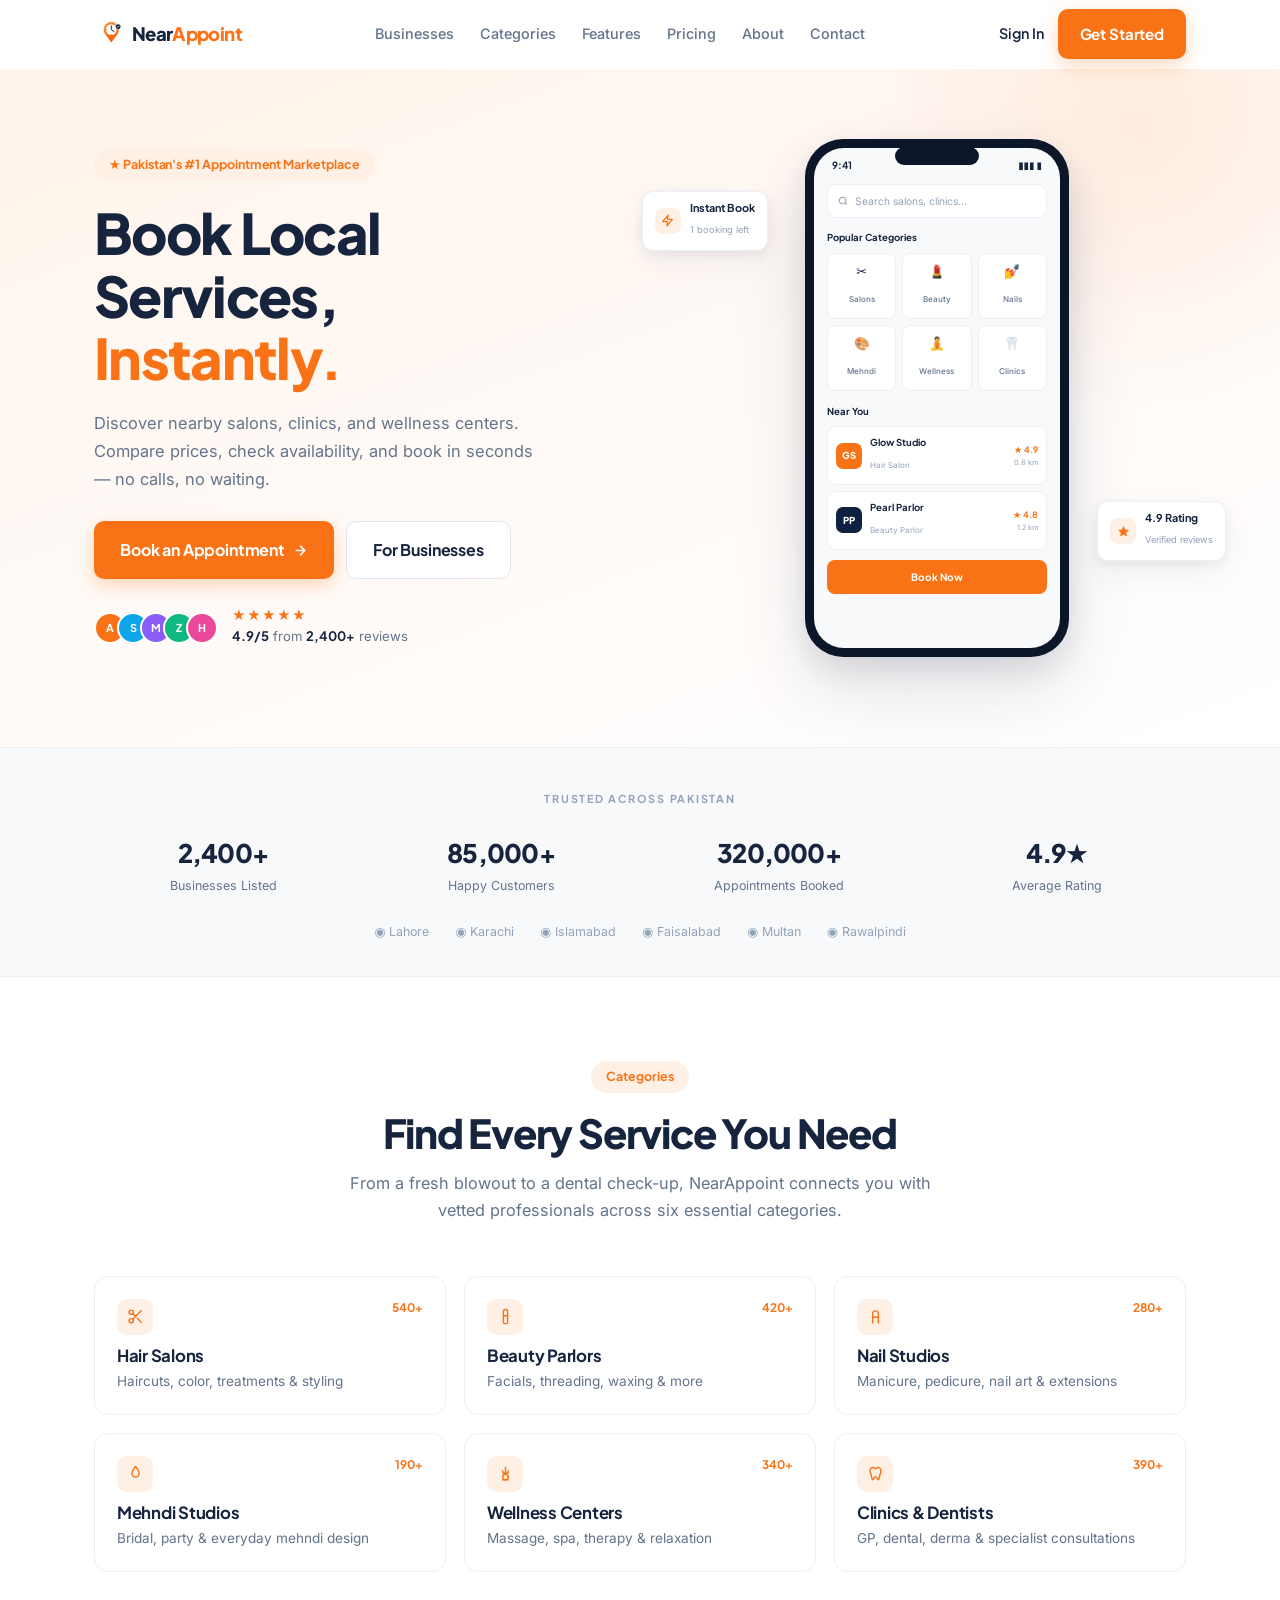
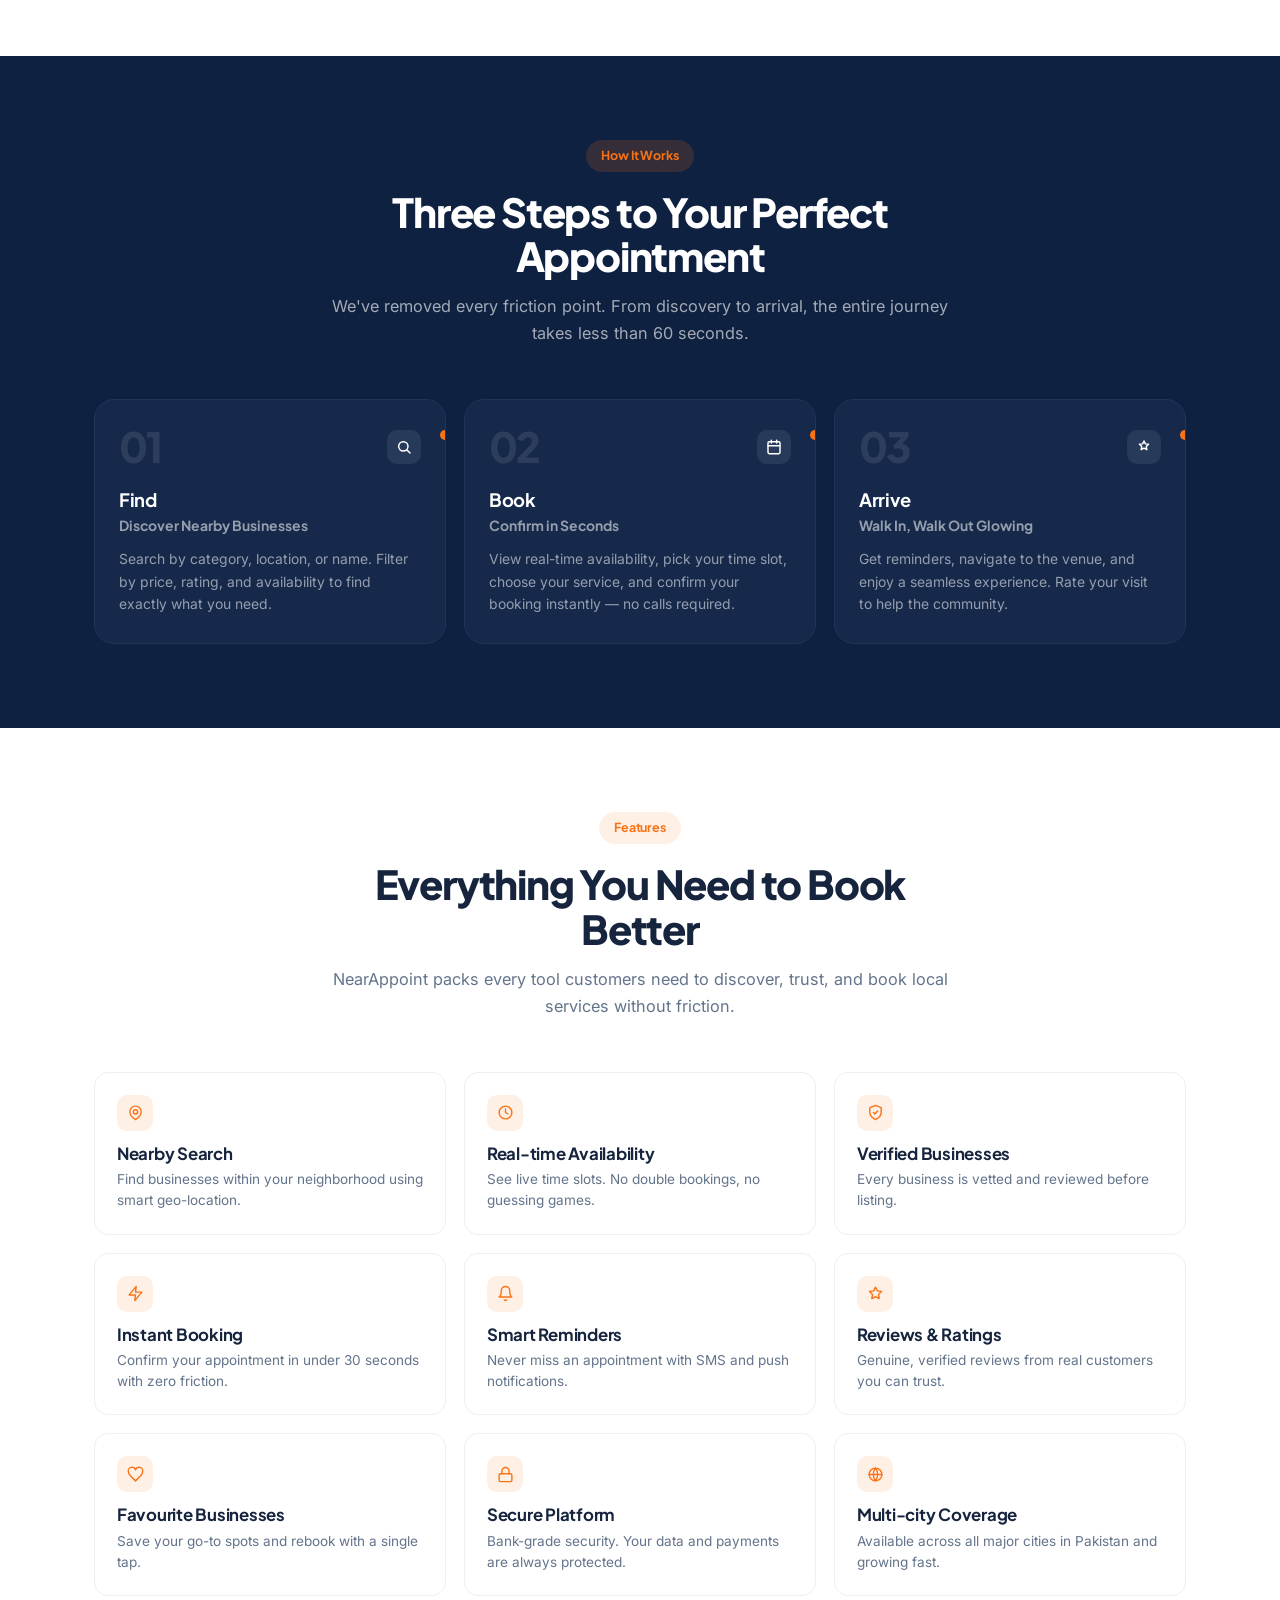
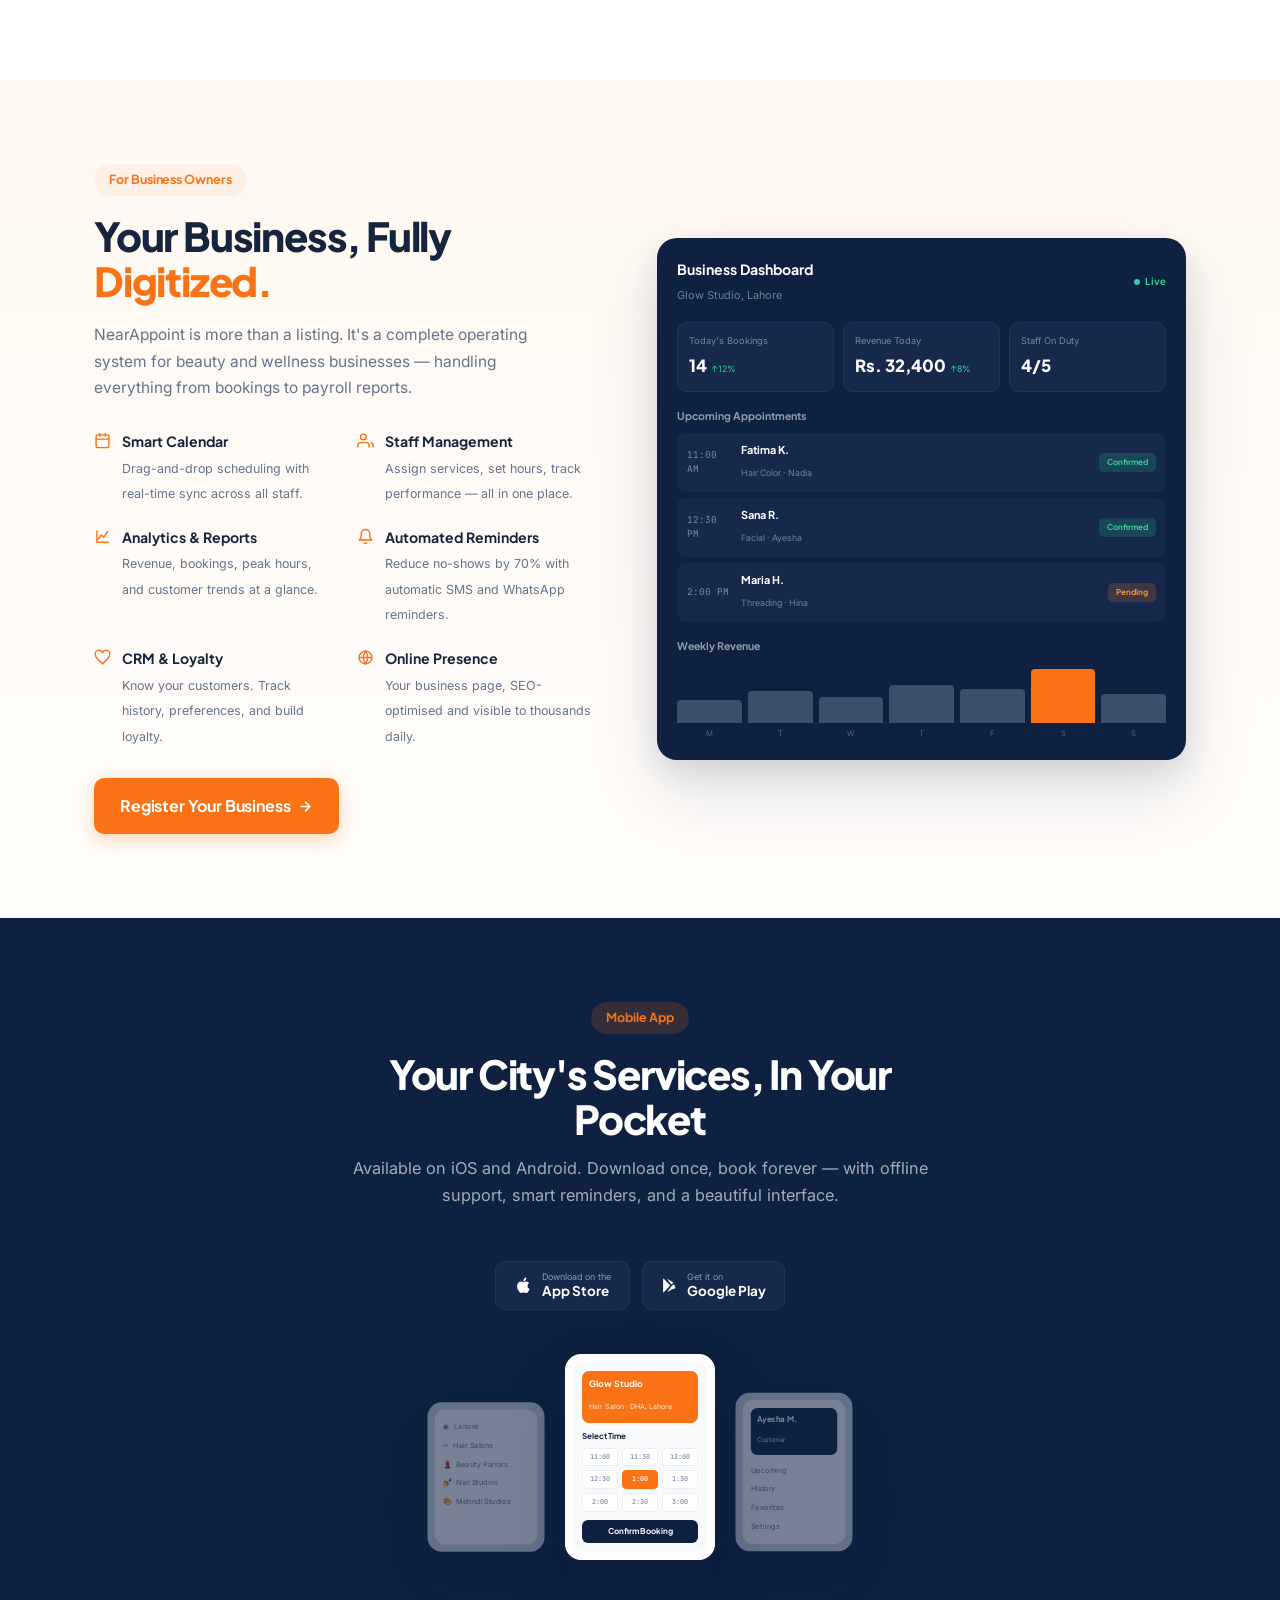
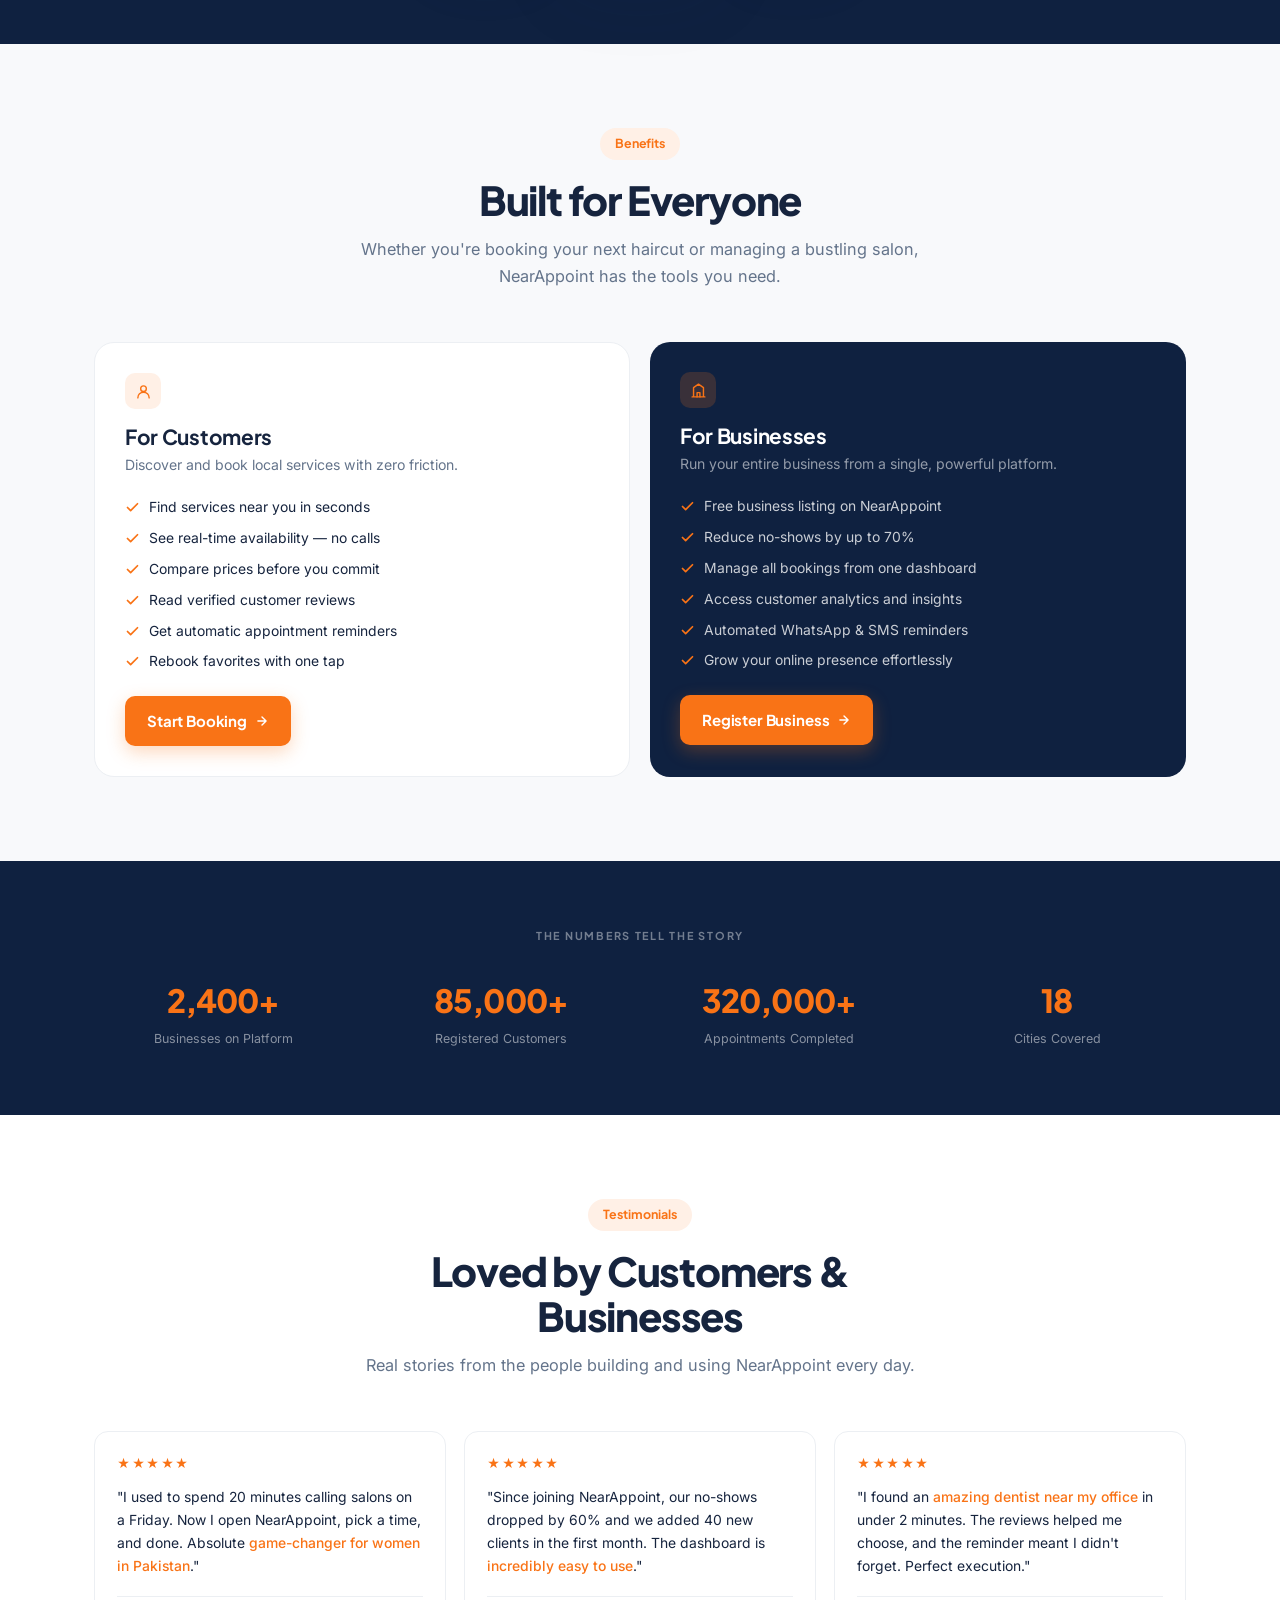
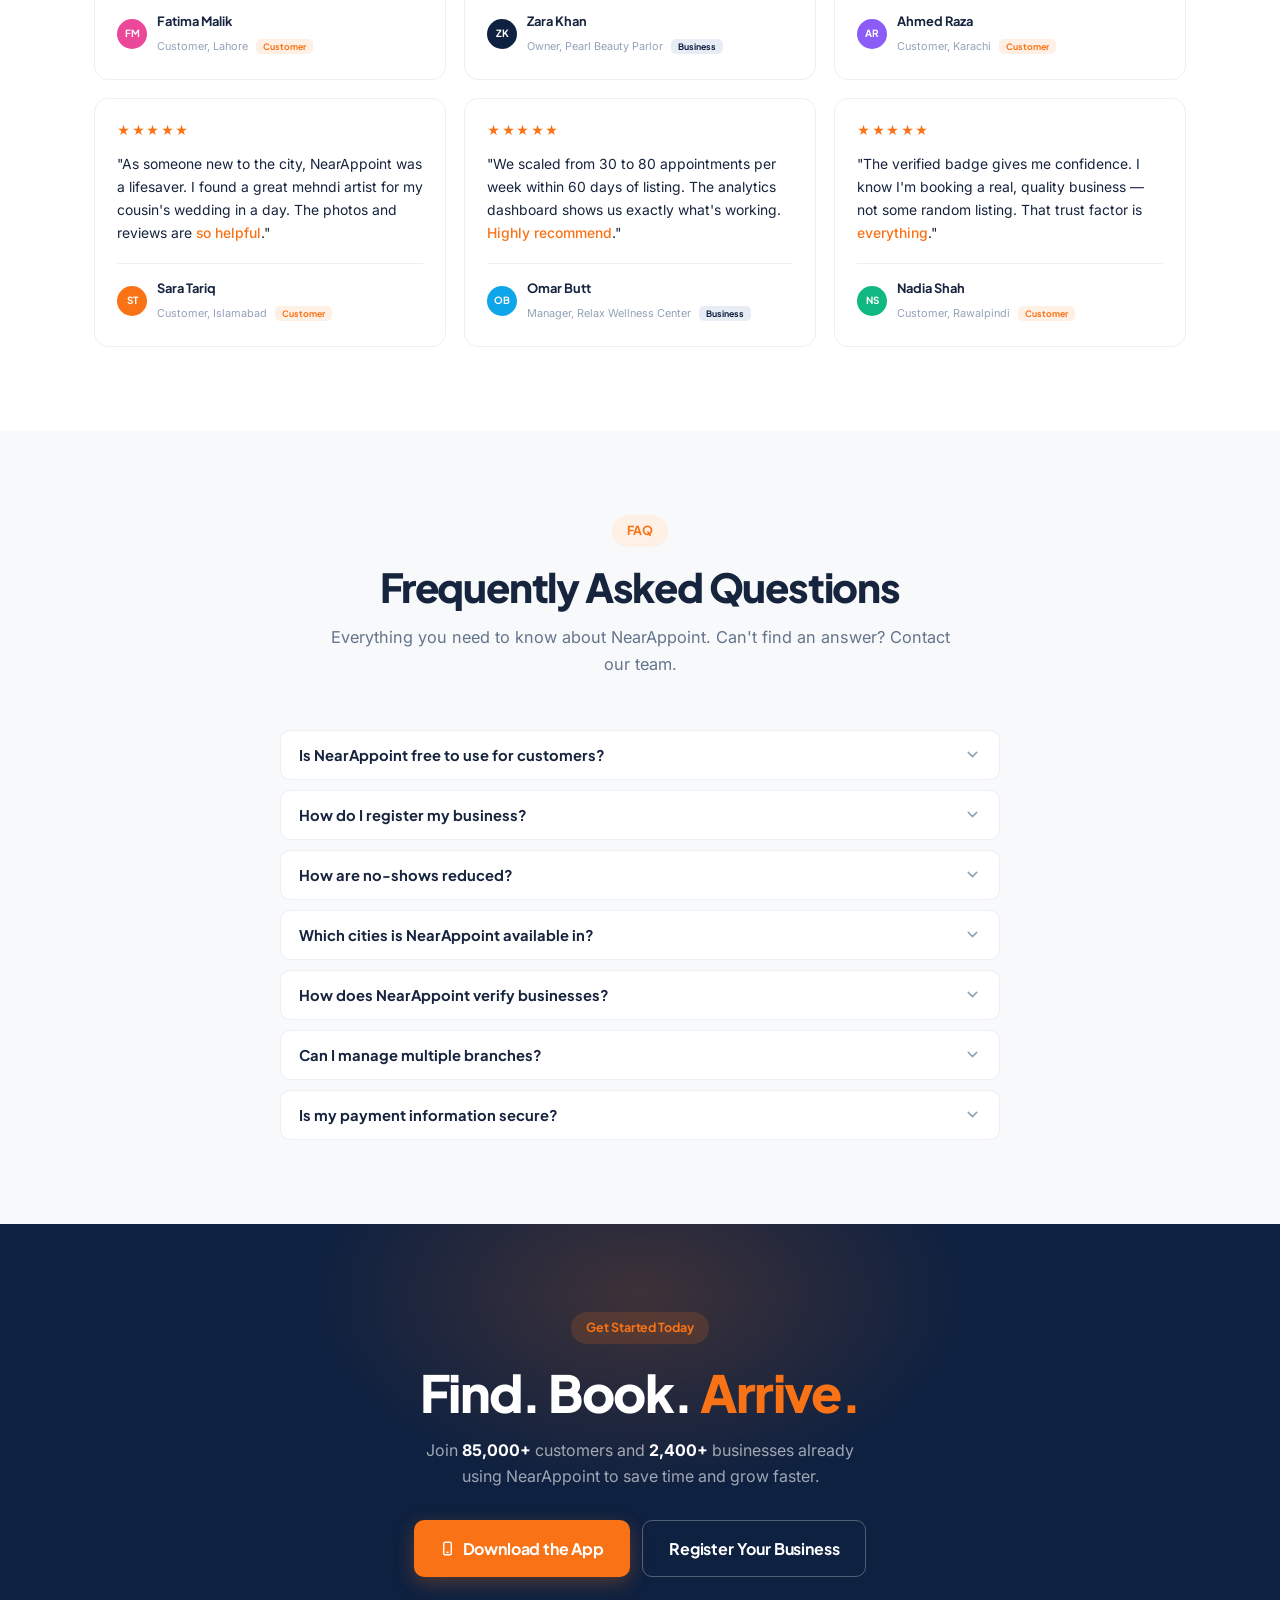
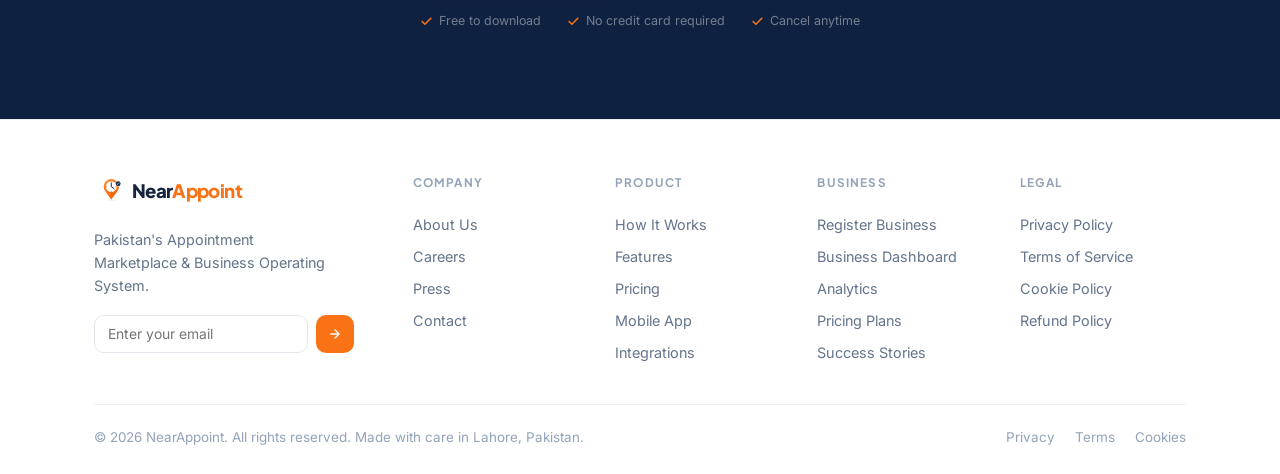
<file: index.html>
<!DOCTYPE html>
<html lang="en">
<head>
<meta charset="utf-8">
<meta name="viewport" content="width=device-width, initial-scale=1">
<title>NearAppoint — Book Local Services, Instantly.</title>
<meta name="description" content="Discover nearby salons, clinics and wellness centers. Compare prices, check availability, and book in seconds — no calls, no waiting.">
<meta property="og:title" content="NearAppoint — Book Local Services, Instantly.">
<meta property="og:description" content="Find. Book. Arrive. Pakistan's appointment marketplace.">
<meta property="og:url" content="https://www.nearappoint.com">
<meta name="theme-color" content="#F97316">

<link rel="preconnect" href="https://fonts.googleapis.com">
<link rel="preconnect" href="https://fonts.gstatic.com" crossorigin>
<link href="https://fonts.googleapis.com/css2?family=Plus+Jakarta+Sans:wght@500;600;700;800&family=Inter:wght@400;500;600&family=JetBrains+Mono:wght@400;500;600&display=swap" rel="stylesheet">
<link rel="icon" type="image/svg+xml" href="assets/favicon.svg">
<link rel="stylesheet" href="styles.css">

<style>
/* ===== HERO =============================================================== */
.hero {
  background: linear-gradient(160deg, #FFF4EA 0%, #FFF9F5 42%, #FFFFFF 100%);
  padding: 70px 0 90px;
  position: relative;
  overflow: hidden;
}
.hero::before {
  content:''; position:absolute; top:-260px; right:-180px;
  width:640px; height:640px; border-radius:50%;
  background: radial-gradient(circle, rgba(249,115,22,.10), transparent 62%);
  pointer-events:none;
}
.hero .wrap { position: relative; z-index: 1; }
.hero__grid { display: grid; grid-template-columns: 1.08fr 1fr; gap: 56px; align-items: center; }
.hero h1 { margin: 20px 0 20px; max-width: 12ch; }
.hero__lede { color: var(--muted); font-size: 1.03rem; line-height: 1.7; max-width: 44ch; }
.hero__actions { display: flex; gap: 12px; flex-wrap: wrap; margin: 28px 0 30px; }

.proof { display: flex; align-items: center; gap: 14px; flex-wrap: wrap; }
.avatars { display: flex; }
.avatars span {
  width: 32px; height: 32px; border-radius: 50%;
  border: 2px solid #fff; margin-left: -9px;
  display: grid; place-items: center;
  font-family: var(--display); font-size: .68rem; font-weight: 700; color: #fff;
}
.avatars span:first-child { margin-left: 0; }
.stars { color: var(--orange); font-size: .82rem; letter-spacing: 1px; line-height: 1; }
.proof__txt { font-size: .82rem; color: var(--muted); margin-top: 3px; }
.proof__txt b { color: var(--ink); font-family: var(--display); font-weight: 700; }

/* ---- Phone mock ---- */
.phone-mock {
  position: relative;
  width: 264px;
  margin: 0 auto;
  background: #0B1729;
  border-radius: 38px;
  padding: 9px;
  box-shadow: var(--sh-lg);
}
.phone-mock__screen {
  background: var(--soft);
  border-radius: 30px;
  overflow: hidden;
  height: 500px;
  position: relative;
}
.phone-mock__notch {
  position: absolute; top: 8px; left: 50%; transform: translateX(-50%);
  width: 84px; height: 18px; background: #0B1729; border-radius: 20px; z-index: 3;
}
.pm__status {
  display: flex; justify-content: space-between; align-items: center;
  padding: 10px 18px 4px;
  font-family: var(--display); font-size: .62rem; font-weight: 700; color: var(--ink);
}
.pm__body { padding: 6px 13px 13px; }
.pm__search {
  display: flex; align-items: center; gap: 7px;
  background: #fff; border: 1px solid var(--border);
  border-radius: 9px; padding: 8px 10px; margin-bottom: 12px;
  font-size: .64rem; color: var(--faint);
}
.pm__label { font-family: var(--display); font-size: .6rem; font-weight: 700; color: var(--ink); margin-bottom: 7px; }
.pm__cats { display: grid; grid-template-columns: repeat(3,1fr); gap: 6px; margin-bottom: 13px; }
.pm__cat {
  background:#fff; border:1px solid var(--border); border-radius:8px;
  padding: 8px 4px; text-align:center;
}
.pm__cat i { display:block; font-size:.8rem; font-style: normal; margin-bottom:2px; }
.pm__cat span { font-size:.5rem; color: var(--muted); font-weight:500; }
.pm__biz {
  display:flex; align-items:center; gap:8px;
  background:#fff; border:1px solid var(--border); border-radius:9px;
  padding:8px; margin-bottom:6px;
}
.pm__logo {
  width:26px; height:26px; border-radius:7px; flex:0 0 auto;
  display:grid; place-items:center; color:#fff;
  font-family:var(--display); font-size:.6rem; font-weight:800;
}
.pm__biz b { display:block; font-family:var(--display); font-size:.6rem; font-weight:700; }
.pm__biz small { font-size:.5rem; color:var(--faint); }
.pm__rate { margin-left:auto; text-align:right; }
.pm__rate b { font-size:.55rem; color:var(--orange); }
.pm__rate small { display:block; font-size:.46rem; color:var(--faint); }
.pm__cta {
  margin-top: 10px; padding: 9px;
  background: var(--orange); color:#fff; border-radius: 8px;
  text-align:center; font-family:var(--display); font-size:.63rem; font-weight:700;
}

.float {
  position: absolute; z-index: 4;
  background: #fff;
  border: 1px solid var(--border);
  border-radius: 11px;
  padding: 9px 12px;
  box-shadow: var(--sh);
  display: flex; align-items: center; gap: 9px;
  animation: bob 4.5s ease-in-out infinite;
}
@keyframes bob { 0%,100%{transform:translateY(0)} 50%{transform:translateY(-7px)} }
.float--book { top: 52px; left: -46px; }
.float--rate { bottom: 96px; right: -40px; animation-delay: 1.6s; }
.float__ico { width: 26px; height: 26px; border-radius: 8px; display: grid; place-items: center; background: var(--orange-tint); color: var(--orange); flex: 0 0 auto; }
.float b { display: block; font-family: var(--display); font-size: .68rem; font-weight: 700; line-height: 1.3; }
.float small { font-size: .58rem; color: var(--faint); }

@media (max-width: 940px) {
  .hero__grid { grid-template-columns: 1fr; gap: 48px; }
  .hero h1 { max-width: 100%; }
  .float--book { left: -14px; }
  .float--rate { right: -10px; }
}

/* ===== STATS BAR ========================================================== */
.statsbar { background: var(--soft); border-top: 1px solid var(--border); border-bottom: 1px solid var(--border); padding: 42px 0 34px; }
.statsbar__eyebrow {
  text-align: center; font-family: var(--display);
  font-size: .68rem; font-weight: 700; letter-spacing: .16em; text-transform: uppercase;
  color: var(--faint); margin-bottom: 26px;
}
.statsbar__grid { display: grid; grid-template-columns: repeat(4,1fr); gap: 20px; text-align: center; margin-bottom: 26px; }
.statsbar__n { font-family: var(--display); font-size: 1.6rem; font-weight: 800; letter-spacing: -.03em; }
.statsbar__l { font-size: .78rem; color: var(--muted); margin-top: 2px; }
.cities { display: flex; justify-content: center; gap: 26px; flex-wrap: wrap; }
.cities span { display: inline-flex; align-items: center; gap: 5px; font-size: .78rem; color: var(--faint); }
@media (max-width: 700px) { .statsbar__grid { grid-template-columns: 1fr 1fr; gap: 26px; } }

/* ===== SECTIONS =========================================================== */
.sec { padding: 84px 0; }
.sec--soft { background: var(--soft); }
.sec--warm { background: linear-gradient(180deg, #FFF8F2, #FFFDFB); }
.sec--navy { background: var(--navy); }

/* Categories */
.cats { display: grid; grid-template-columns: repeat(3,1fr); gap: 18px; }
.cat__top { display: flex; align-items: flex-start; justify-content: space-between; }
.cat__count { font-family: var(--display); font-size: .74rem; font-weight: 700; color: var(--orange); }
.cat h3 { margin: 12px 0 5px; }
.cat p { font-size: .85rem; color: var(--muted); line-height: 1.55; }
@media (max-width: 900px) { .cats { grid-template-columns: 1fr 1fr; } }
@media (max-width: 600px) { .cats { grid-template-columns: 1fr; } }

/* Steps (navy) */
.steps { display: grid; grid-template-columns: repeat(3,1fr); gap: 18px; }
.step {
  background: var(--navy-2);
  border: 1px solid var(--navy-3);
  border-radius: var(--r-lg);
  padding: 26px 24px 28px;
  position: relative;
  overflow: hidden;
}
.step__head { display: flex; align-items: center; justify-content: space-between; margin-bottom: 22px; }
.step__n { font-family: var(--display); font-size: 2.6rem; font-weight: 800; color: rgba(255,255,255,.10); letter-spacing: -.05em; line-height: 1; }
.step__ico { width: 34px; height: 34px; border-radius: 10px; display: grid; place-items: center; background: rgba(255,255,255,.08); color: #fff; }
.step__dot { position: absolute; top: 30px; right: -5px; width: 10px; height: 10px; border-radius: 50%; background: var(--orange); }
.step h3 { color: #fff; font-size: 1.15rem; margin-bottom: 5px; }
.step__k { font-family: var(--display); font-size: .8rem; font-weight: 700; color: var(--orange); margin-bottom: 11px; }
.step p { font-size: .87rem; color: rgba(255,255,255,.55); line-height: 1.6; }
@media (max-width: 860px) { .steps { grid-template-columns: 1fr; } }

/* Features */
.feats { display: grid; grid-template-columns: repeat(3,1fr); gap: 18px; }
.feat h3 { margin-bottom: 6px; }
.feat p { font-size: .85rem; color: var(--muted); line-height: 1.55; }
@media (max-width: 900px) { .feats { grid-template-columns: 1fr 1fr; } }
@media (max-width: 600px) { .feats { grid-template-columns: 1fr; } }

/* Business section */
.biz__grid { display: grid; grid-template-columns: 1fr 1.05fr; gap: 60px; align-items: center; }
.biz h2 { margin: 18px 0 18px; }
.biz__lede { color: var(--muted); font-size: .97rem; line-height: 1.72; margin-bottom: 28px; max-width: 46ch; }
.biz__list { display: grid; grid-template-columns: 1fr 1fr; gap: 20px 22px; margin-bottom: 30px; }
.biz__item { display: flex; gap: 11px; }
.biz__item svg { flex: 0 0 auto; color: var(--orange); margin-top: 2px; }
.biz__item b { display: block; font-family: var(--display); font-size: .88rem; font-weight: 700; margin-bottom: 2px; }
.biz__item span { font-size: .78rem; color: var(--muted); line-height: 1.5; }

.dash {
  background: var(--navy);
  border-radius: var(--r-lg);
  padding: 20px;
  box-shadow: var(--sh-lg);
}
.dash__bar { display: flex; align-items: center; justify-content: space-between; margin-bottom: 16px; }
.dash__bar b { font-family: var(--display); font-size: .88rem; font-weight: 700; color: #fff; display: block; }
.dash__bar small { font-size: .68rem; color: rgba(255,255,255,.42); }
.dash__live { display: inline-flex; align-items: center; gap: 5px; font-size: .62rem; font-weight: 600; color: #34D399; }
.dash__live i { width: 6px; height: 6px; border-radius: 50%; background: #34D399; animation: blink 2s infinite; }
@keyframes blink { 0%,100%{opacity:1} 50%{opacity:.25} }
.dash__tiles { display: grid; grid-template-columns: repeat(3,1fr); gap: 9px; margin-bottom: 16px; }
.dash__tile { background: var(--navy-2); border: 1px solid var(--navy-3); border-radius: 10px; padding: 11px; }
.dash__tile small { display: block; font-size: .58rem; color: rgba(255,255,255,.42); margin-bottom: 4px; }
.dash__tile b { font-family: var(--display); font-size: 1.05rem; font-weight: 800; color: #fff; }
.dash__tile i { font-style: normal; font-size: .55rem; color: #34D399; margin-left: 4px; }
.dash__lbl { font-family: var(--display); font-size: .66rem; font-weight: 700; color: rgba(255,255,255,.55); margin-bottom: 8px; }
.dash__appt { display: flex; align-items: center; gap: 10px; background: var(--navy-2); border-radius: 9px; padding: 8px 10px; margin-bottom: 6px; }
.dash__time { font-family: var(--mono); font-size: .58rem; color: rgba(255,255,255,.45); flex: 0 0 44px; }
.dash__appt b { display: block; font-family: var(--display); font-size: .68rem; font-weight: 700; color: #fff; }
.dash__appt small { font-size: .55rem; color: rgba(255,255,255,.40); }
.chip { margin-left: auto; padding: 3px 8px; border-radius: 5px; font-size: .5rem; font-weight: 700; font-family: var(--display); }
.chip--ok { background: rgba(52,211,153,.16); color: #34D399; }
.chip--wait { background: rgba(249,115,22,.18); color: var(--orange-light); }
.dash__chart { display: flex; align-items: flex-end; gap: 6px; height: 54px; margin-top: 14px; }
.dash__chart div { flex: 1; background: #3D4E6B; border-radius: 4px 4px 0 0; }
.dash__chart div.is-peak { background: var(--orange); }
.dash__days { display: flex; gap: 6px; margin-top: 5px; }
.dash__days span { flex: 1; text-align: center; font-size: .48rem; color: rgba(255,255,255,.3); }
@media (max-width: 940px) { .biz__grid { grid-template-columns: 1fr; gap: 44px; } .biz__list { grid-template-columns: 1fr; } }

/* Mobile app section */
.app__ctas { display: flex; justify-content: center; gap: 12px; margin: 30px 0 44px; flex-wrap: wrap; }
.store {
  display: inline-flex; align-items: center; gap: 9px;
  padding: 10px 18px; border-radius: var(--r-sm);
  background: var(--navy-2); border: 1px solid var(--navy-3); color: #fff;
  transition: border-color .16s, background .16s;
}
.store:hover { border-color: rgba(255,255,255,.3); background: #1B3054; }
.store small { display: block; font-size: .56rem; color: rgba(255,255,255,.5); line-height: 1.2; }
.store b { display: block; font-family: var(--display); font-size: .84rem; font-weight: 700; line-height: 1.2; }

.trio { display: flex; justify-content: center; align-items: flex-end; gap: 14px; }
.trio__p {
  width: 130px; background: #fff; border-radius: 16px; padding: 8px;
  box-shadow: var(--sh-lg);
}
.trio__p--side { opacity: .45; transform: scale(.9); background: #C9D2DE; }
.trio__p--mid { width: 150px; z-index: 2; }
.trio__scr { background: var(--soft); border-radius: 11px; padding: 9px; min-height: 150px; }
.trio__row { display: flex; align-items: center; gap: 5px; font-size: .5rem; color: var(--muted); padding: 4px 0; }
.trio__row i { font-style: normal; }
.trio__biz { background: var(--orange); color: #fff; border-radius: 7px; padding: 6px 7px; margin-bottom: 7px; }
.trio__biz b { display: block; font-family: var(--display); font-size: .55rem; font-weight: 700; }
.trio__biz small { font-size: .44rem; opacity: .85; }
.trio__lbl { font-family: var(--display); font-size: .5rem; font-weight: 700; margin-bottom: 5px; }
.trio__slots { display: grid; grid-template-columns: repeat(3,1fr); gap: 4px; margin-bottom: 8px; }
.trio__slots span {
  background: #fff; border: 1px solid var(--border); border-radius: 4px;
  padding: 3px 0; text-align: center; font-family: var(--mono); font-size: .42rem; color: var(--muted);
}
.trio__slots span.is-on { background: var(--orange); border-color: var(--orange); color: #fff; font-weight: 600; }
.trio__ok { background: var(--navy); color: #fff; border-radius: 6px; padding: 5px; text-align: center; font-family: var(--display); font-size: .5rem; font-weight: 700; }
@media (max-width: 640px) { .trio__p--side { display: none; } }

/* Built for everyone */
.two { display: grid; grid-template-columns: 1fr 1fr; gap: 20px; }
.two__card { border-radius: var(--r-lg); padding: 30px; }
.two__card--light { background: #fff; border: 1px solid var(--border); }
.two__card--dark { background: var(--navy); }
.two__card h3 { font-size: 1.3rem; margin: 16px 0 6px; }
.two__card--dark h3 { color: #fff; }
.two__sub { font-size: .88rem; color: var(--muted); margin-bottom: 20px; }
.two__card--dark .two__sub { color: rgba(255,255,255,.55); }
.two__list { list-style: none; padding: 0; margin: 0 0 24px; display: flex; flex-direction: column; gap: 10px; }
.two__list li { display: flex; gap: 9px; align-items: flex-start; font-size: .87rem; line-height: 1.5; }
.two__list svg { flex: 0 0 auto; margin-top: 3px; color: var(--orange); }
.two__card--dark .two__list li { color: rgba(255,255,255,.78); }
@media (max-width: 820px) { .two { grid-template-columns: 1fr; } }

/* Navy stats */
.nstats { display: grid; grid-template-columns: repeat(4,1fr); gap: 20px; text-align: center; }
.nstats__n { font-family: var(--display); font-size: 2rem; font-weight: 800; color: var(--orange); letter-spacing: -.03em; }
.nstats__l { font-size: .78rem; color: rgba(255,255,255,.5); margin-top: 3px; }
.nstats__eyebrow {
  text-align: center; font-family: var(--display);
  font-size: .68rem; font-weight: 700; letter-spacing: .16em; text-transform: uppercase;
  color: rgba(255,255,255,.42); margin-bottom: 30px;
}
@media (max-width: 700px) { .nstats { grid-template-columns: 1fr 1fr; gap: 30px; } }

/* Testimonials */
.tests { display: grid; grid-template-columns: repeat(3,1fr); gap: 18px; }
.test__stars { color: var(--orange); font-size: .78rem; letter-spacing: 1.5px; margin-bottom: 12px; }
.test__q { font-size: .87rem; line-height: 1.65; color: var(--ink); margin-bottom: 18px; }
.test__q mark { background: none; color: var(--orange); font-weight: 500; }
.test__who { display: flex; align-items: center; gap: 10px; padding-top: 14px; border-top: 1px solid var(--border); }
.test__av {
  width: 30px; height: 30px; border-radius: 50%; flex: 0 0 auto;
  display: grid; place-items: center; color: #fff;
  font-family: var(--display); font-size: .62rem; font-weight: 700;
}
.test__who b { display: block; font-family: var(--display); font-size: .8rem; font-weight: 700; }
.test__who small { font-size: .68rem; color: var(--faint); }
.badge { padding: 2px 7px; border-radius: 5px; font-family: var(--display); font-size: .55rem; font-weight: 700; margin-left: 5px; }
.badge--c { background: var(--orange-tint); color: var(--orange); }
.badge--b { background: #E8EDF5; color: var(--navy); }
@media (max-width: 900px) { .tests { grid-template-columns: 1fr 1fr; } }
@media (max-width: 600px) { .tests { grid-template-columns: 1fr; } }

/* FAQ */
.faq { max-width: 720px; margin: 0 auto; display: flex; flex-direction: column; gap: 10px; }
.faq__item { background: #fff; border: 1px solid var(--border); border-radius: var(--r-sm); overflow: hidden; }
.faq__q {
  width: 100%; display: flex; align-items: center; justify-content: space-between; gap: 14px;
  padding: 15px 18px; background: none; border: 0; cursor: pointer; text-align: left;
  font-family: var(--display); font-size: .92rem; font-weight: 700; color: var(--ink);
}
.faq__q svg { flex: 0 0 auto; color: var(--faint); transition: transform .22s; }
.faq__item.is-open .faq__q svg { transform: rotate(180deg); color: var(--orange); }
.faq__a { max-height: 0; overflow: hidden; transition: max-height .28s ease; }
.faq__a p { padding: 0 18px 17px; font-size: .89rem; color: var(--muted); line-height: 1.65; }
.faq__item.is-open .faq__a { max-height: 260px; }

/* Final CTA */
.cta { background: var(--navy); padding: 88px 0; text-align: center; position: relative; overflow: hidden; }
.cta::before {
  content:''; position:absolute; top:-140px; left:50%; transform:translateX(-50%);
  width:700px; height:420px;
  background: radial-gradient(ellipse, rgba(249,115,22,.20), transparent 66%);
  pointer-events:none;
}
.cta .wrap { position: relative; z-index: 1; }
.cta h2 { color: #fff; font-size: clamp(2.2rem, 4.4vw, 3.2rem); margin: 20px 0 16px; }
.cta p { color: rgba(255,255,255,.6); max-width: 44ch; margin: 0 auto 30px; line-height: 1.65; }
.cta__actions { display: flex; justify-content: center; gap: 12px; flex-wrap: wrap; margin-bottom: 34px; }
.cta__ticks { display: flex; justify-content: center; gap: 26px; flex-wrap: wrap; }
.cta__ticks span { display: inline-flex; align-items: center; gap: 6px; font-size: .78rem; color: rgba(255,255,255,.42); }
.cta__ticks svg { color: var(--orange); }
</style>
</head>
<body>

<!-- ================= NAV ================= -->
<nav class="nav" id="nav">
  <div class="wrap nav__inner">
    <a href="/" class="logo" aria-label="NearAppoint home">
      <img src="assets/logo-mark.svg" alt="" class="logo__mark">
      <span class="logo__text">Near<em>Appoint</em></span>
    </a>
    <div class="nav__links">
      <a href="#business">Businesses</a>
      <a href="#categories">Categories</a>
      <a href="#features">Features</a>
      <a href="#faq">Pricing</a>
      <a href="#everyone">About</a>
      <a href="#cta">Contact</a>
    </div>
    <div class="nav__cta">
      <a href="login.html" class="nav__signin">Sign In</a>
      <a href="signup.html" class="btn btn--primary">Get Started</a>
    </div>
  </div>
</nav>

<!-- ================= HERO ================= -->
<header class="hero">
  <div class="wrap hero__grid">

    <div>
      <span class="pill">★ Pakistan's #1 Appointment Marketplace</span>
      <h1>Book Local Services, <span class="accent">Instantly.</span></h1>
      <p class="hero__lede">
        Discover nearby salons, clinics, and wellness centers. Compare prices,
        check availability, and book in seconds — no calls, no waiting.
      </p>
      <div class="hero__actions">
        <a href="signup.html" class="btn btn--primary btn--lg">
          Book an Appointment
          <svg width="15" height="15" viewBox="0 0 24 24" fill="none" stroke="currentColor" stroke-width="2.4" stroke-linecap="round" stroke-linejoin="round"><path d="M5 12h14M12 5l7 7-7 7"/></svg>
        </a>
        <a href="#business" class="btn btn--white btn--lg">For Businesses</a>
      </div>

      <div class="proof">
        <div class="avatars" aria-hidden="true">
          <span style="background:#F97316">A</span>
          <span style="background:#0EA5E9">S</span>
          <span style="background:#8B5CF6">M</span>
          <span style="background:#10B981">Z</span>
          <span style="background:#EC4899">H</span>
        </div>
        <div>
          <div class="stars" aria-hidden="true">★★★★★</div>
          <p class="proof__txt"><b data-stat="rating">4.9/5</b> from <b data-stat="reviews">2,400+</b> reviews</p>
        </div>
      </div>
    </div>

    <!-- phone mock -->
    <div style="position:relative">
      <div class="phone-mock">
        <div class="phone-mock__notch"></div>
        <div class="phone-mock__screen">
          <div class="pm__status"><span>9:41</span><span>▮▮▮ ▮</span></div>
          <div class="pm__body">
            <div class="pm__search">
              <svg width="10" height="10" viewBox="0 0 24 24" fill="none" stroke="currentColor" stroke-width="2.5"><circle cx="11" cy="11" r="8"/><path d="m21 21-4.3-4.3"/></svg>
              Search salons, clinics…
            </div>
            <div class="pm__label">Popular Categories</div>
            <div class="pm__cats">
              <div class="pm__cat"><i>✂️</i><span>Salons</span></div>
              <div class="pm__cat"><i>💄</i><span>Beauty</span></div>
              <div class="pm__cat"><i>💅</i><span>Nails</span></div>
              <div class="pm__cat"><i>🎨</i><span>Mehndi</span></div>
              <div class="pm__cat"><i>🧘</i><span>Wellness</span></div>
              <div class="pm__cat"><i>🦷</i><span>Clinics</span></div>
            </div>
            <div class="pm__label">Near You</div>
            <div class="pm__biz">
              <div class="pm__logo" style="background:#F97316">GS</div>
              <div><b>Glow Studio</b><small>Hair Salon</small></div>
              <div class="pm__rate"><b>★ 4.9</b><small>0.8 km</small></div>
            </div>
            <div class="pm__biz">
              <div class="pm__logo" style="background:#0F2140">PP</div>
              <div><b>Pearl Parlor</b><small>Beauty Parlor</small></div>
              <div class="pm__rate"><b>★ 4.8</b><small>1.2 km</small></div>
            </div>
            <div class="pm__cta">Book Now</div>
          </div>
        </div>
      </div>

      <div class="float float--book">
        <div class="float__ico">
          <svg width="13" height="13" viewBox="0 0 24 24" fill="none" stroke="currentColor" stroke-width="2.4" stroke-linecap="round" stroke-linejoin="round"><path d="M13 2 3 14h9l-1 8 10-12h-9l1-8Z"/></svg>
        </div>
        <div><b>Instant Book</b><small>1 booking left</small></div>
      </div>

      <div class="float float--rate">
        <div class="float__ico">
          <svg width="13" height="13" viewBox="0 0 24 24" fill="currentColor"><path d="m12 2 3.1 6.3 6.9 1-5 4.9 1.2 6.8-6.2-3.3-6.2 3.3L7 14.2l-5-4.9 6.9-1L12 2Z"/></svg>
        </div>
        <div><b>4.9 Rating</b><small>Verified reviews</small></div>
      </div>
    </div>

  </div>
</header>

<!-- ================= STATS BAR ================= -->
<section class="statsbar">
  <div class="wrap">
    <p class="statsbar__eyebrow">Trusted Across Pakistan</p>
    <div class="statsbar__grid">
      <div><div class="statsbar__n" data-stat="businesses">2,400+</div><div class="statsbar__l">Businesses Listed</div></div>
      <div><div class="statsbar__n" data-stat="customers">85,000+</div><div class="statsbar__l">Happy Customers</div></div>
      <div><div class="statsbar__n" data-stat="appointments">320,000+</div><div class="statsbar__l">Appointments Booked</div></div>
      <div><div class="statsbar__n" data-stat="rating">4.9★</div><div class="statsbar__l">Average Rating</div></div>
    </div>
    <div class="cities">
      <span>◉ Lahore</span><span>◉ Karachi</span><span>◉ Islamabad</span>
      <span>◉ Faisalabad</span><span>◉ Multan</span><span>◉ Rawalpindi</span>
    </div>
  </div>
</section>

<!-- ================= CATEGORIES ================= -->
<section class="sec" id="categories">
  <div class="wrap">
    <div class="sechead">
      <span class="pill">Categories</span>
      <h2>Find Every Service You Need</h2>
      <p>From a fresh blowout to a dental check-up, NearAppoint connects you with vetted professionals across six essential categories.</p>
    </div>

    <div class="cats">
      <div class="card cat">
        <div class="cat__top">
          <div class="icon-sq" style="margin-bottom:0">
            <svg width="17" height="17" viewBox="0 0 24 24" fill="none" stroke="currentColor" stroke-width="2" stroke-linecap="round" stroke-linejoin="round"><circle cx="6" cy="6" r="3"/><circle cx="6" cy="18" r="3"/><path d="M20 4 8.12 15.88M14.47 14.48 20 20M8.12 8.12 12 12"/></svg>
          </div>
          <span class="cat__count">540+</span>
        </div>
        <h3>Hair Salons</h3>
        <p>Haircuts, color, treatments &amp; styling</p>
      </div>

      <div class="card cat">
        <div class="cat__top">
          <div class="icon-sq" style="margin-bottom:0">
            <svg width="17" height="17" viewBox="0 0 24 24" fill="none" stroke="currentColor" stroke-width="2" stroke-linecap="round" stroke-linejoin="round"><path d="M12 2a3 3 0 0 0-3 3v6h6V5a3 3 0 0 0-3-3ZM9 11v9a2 2 0 0 0 2 2h2a2 2 0 0 0 2-2v-9"/></svg>
          </div>
          <span class="cat__count">420+</span>
        </div>
        <h3>Beauty Parlors</h3>
        <p>Facials, threading, waxing &amp; more</p>
      </div>

      <div class="card cat">
        <div class="cat__top">
          <div class="icon-sq" style="margin-bottom:0">
            <svg width="17" height="17" viewBox="0 0 24 24" fill="none" stroke="currentColor" stroke-width="2" stroke-linecap="round" stroke-linejoin="round"><path d="M8 21V8a4 4 0 0 1 8 0v13"/><path d="M8 13h8"/></svg>
          </div>
          <span class="cat__count">280+</span>
        </div>
        <h3>Nail Studios</h3>
        <p>Manicure, pedicure, nail art &amp; extensions</p>
      </div>

      <div class="card cat">
        <div class="cat__top">
          <div class="icon-sq" style="margin-bottom:0">
            <svg width="17" height="17" viewBox="0 0 24 24" fill="none" stroke="currentColor" stroke-width="2" stroke-linecap="round" stroke-linejoin="round"><path d="M12 2s5 5.5 5 10a5 5 0 0 1-10 0c0-4.5 5-10 5-10Z"/></svg>
          </div>
          <span class="cat__count">190+</span>
        </div>
        <h3>Mehndi Studios</h3>
        <p>Bridal, party &amp; everyday mehndi design</p>
      </div>

      <div class="card cat">
        <div class="cat__top">
          <div class="icon-sq" style="margin-bottom:0">
            <svg width="17" height="17" viewBox="0 0 24 24" fill="none" stroke="currentColor" stroke-width="2" stroke-linecap="round" stroke-linejoin="round"><path d="M12 3v9M8 21h8M12 12a4 4 0 0 0 4-4M12 12a4 4 0 0 1-4-4"/><circle cx="12" cy="17" r="4"/></svg>
          </div>
          <span class="cat__count">340+</span>
        </div>
        <h3>Wellness Centers</h3>
        <p>Massage, spa, therapy &amp; relaxation</p>
      </div>

      <div class="card cat">
        <div class="cat__top">
          <div class="icon-sq" style="margin-bottom:0">
            <svg width="17" height="17" viewBox="0 0 24 24" fill="none" stroke="currentColor" stroke-width="2" stroke-linecap="round" stroke-linejoin="round"><path d="M12 5.5C10 3 7 3 5.5 4.8 4 6.5 4 9.5 5.5 13c1 2.3 1.2 8 2.5 8s1-4 4-4 2.7 4 4 4 1.5-5.7 2.5-8C20 9.5 20 6.5 18.5 4.8 17 3 14 3 12 5.5Z"/></svg>
          </div>
          <span class="cat__count">390+</span>
        </div>
        <h3>Clinics &amp; Dentists</h3>
        <p>GP, dental, derma &amp; specialist consultations</p>
      </div>
    </div>
  </div>
</section>

<!-- ================= THREE STEPS ================= -->
<section class="sec sec--navy">
  <div class="wrap">
    <div class="sechead sechead--light">
      <span class="pill pill--dark">How It Works</span>
      <h2>Three Steps to Your Perfect Appointment</h2>
      <p>We've removed every friction point. From discovery to arrival, the entire journey takes less than 60 seconds.</p>
    </div>

    <div class="steps">
      <div class="step">
        <span class="step__dot"></span>
        <div class="step__head">
          <span class="step__n">01</span>
          <span class="step__ico">
            <svg width="16" height="16" viewBox="0 0 24 24" fill="none" stroke="currentColor" stroke-width="2.2" stroke-linecap="round"><circle cx="11" cy="11" r="7"/><path d="m21 21-4.3-4.3"/></svg>
          </span>
        </div>
        <h3>Find</h3>
        <p class="step__k">Discover Nearby Businesses</p>
        <p>Search by category, location, or name. Filter by price, rating, and availability to find exactly what you need.</p>
      </div>

      <div class="step">
        <span class="step__dot"></span>
        <div class="step__head">
          <span class="step__n">02</span>
          <span class="step__ico">
            <svg width="16" height="16" viewBox="0 0 24 24" fill="none" stroke="currentColor" stroke-width="2.2" stroke-linecap="round" stroke-linejoin="round"><rect x="3" y="4" width="18" height="18" rx="2"/><path d="M16 2v4M8 2v4M3 10h18"/></svg>
          </span>
        </div>
        <h3>Book</h3>
        <p class="step__k">Confirm in Seconds</p>
        <p>View real-time availability, pick your time slot, choose your service, and confirm your booking instantly — no calls required.</p>
      </div>

      <div class="step">
        <span class="step__dot"></span>
        <div class="step__head">
          <span class="step__n">03</span>
          <span class="step__ico">
            <svg width="16" height="16" viewBox="0 0 24 24" fill="none" stroke="currentColor" stroke-width="2.2" stroke-linecap="round" stroke-linejoin="round"><path d="m12 3 2.1 4.3 4.7.7-3.4 3.3.8 4.7-4.2-2.2-4.2 2.2.8-4.7L5.2 8l4.7-.7L12 3Z"/></svg>
          </span>
        </div>
        <h3>Arrive</h3>
        <p class="step__k">Walk In, Walk Out Glowing</p>
        <p>Get reminders, navigate to the venue, and enjoy a seamless experience. Rate your visit to help the community.</p>
      </div>
    </div>
  </div>
</section>

<!-- ================= FEATURES ================= -->
<section class="sec" id="features">
  <div class="wrap">
    <div class="sechead">
      <span class="pill">Features</span>
      <h2>Everything You Need to Book Better</h2>
      <p>NearAppoint packs every tool customers need to discover, trust, and book local services without friction.</p>
    </div>

    <div class="feats">
      <div class="card feat">
        <div class="icon-sq"><svg width="17" height="17" viewBox="0 0 24 24" fill="none" stroke="currentColor" stroke-width="2" stroke-linecap="round" stroke-linejoin="round"><path d="M12 22s8-4.5 8-11a8 8 0 1 0-16 0c0 6.5 8 11 8 11Z"/><circle cx="12" cy="11" r="3"/></svg></div>
        <h3>Nearby Search</h3>
        <p>Find businesses within your neighborhood using smart geo-location.</p>
      </div>
      <div class="card feat">
        <div class="icon-sq"><svg width="17" height="17" viewBox="0 0 24 24" fill="none" stroke="currentColor" stroke-width="2" stroke-linecap="round" stroke-linejoin="round"><circle cx="12" cy="12" r="9"/><path d="M12 7v5l3.2 2"/></svg></div>
        <h3>Real-time Availability</h3>
        <p>See live time slots. No double bookings, no guessing games.</p>
      </div>
      <div class="card feat">
        <div class="icon-sq"><svg width="17" height="17" viewBox="0 0 24 24" fill="none" stroke="currentColor" stroke-width="2" stroke-linecap="round" stroke-linejoin="round"><path d="M12 22s8-4 8-10V5l-8-3-8 3v7c0 6 8 10 8 10Z"/><path d="m9 12 2 2 4-4"/></svg></div>
        <h3>Verified Businesses</h3>
        <p>Every business is vetted and reviewed before listing.</p>
      </div>
      <div class="card feat">
        <div class="icon-sq"><svg width="17" height="17" viewBox="0 0 24 24" fill="none" stroke="currentColor" stroke-width="2" stroke-linecap="round" stroke-linejoin="round"><path d="M13 2 3 14h9l-1 8 10-12h-9l1-8Z"/></svg></div>
        <h3>Instant Booking</h3>
        <p>Confirm your appointment in under 30 seconds with zero friction.</p>
      </div>
      <div class="card feat">
        <div class="icon-sq"><svg width="17" height="17" viewBox="0 0 24 24" fill="none" stroke="currentColor" stroke-width="2" stroke-linecap="round" stroke-linejoin="round"><path d="M18 8A6 6 0 0 0 6 8c0 7-3 9-3 9h18s-3-2-3-9"/><path d="M13.7 21a2 2 0 0 1-3.4 0"/></svg></div>
        <h3>Smart Reminders</h3>
        <p>Never miss an appointment with SMS and push notifications.</p>
      </div>
      <div class="card feat">
        <div class="icon-sq"><svg width="17" height="17" viewBox="0 0 24 24" fill="none" stroke="currentColor" stroke-width="2" stroke-linecap="round" stroke-linejoin="round"><path d="m12 3 2.6 5.3 5.9.9-4.3 4.1 1 5.9-5.2-2.8-5.2 2.8 1-5.9-4.3-4.1 5.9-.9L12 3Z"/></svg></div>
        <h3>Reviews &amp; Ratings</h3>
        <p>Genuine, verified reviews from real customers you can trust.</p>
      </div>
      <div class="card feat">
        <div class="icon-sq"><svg width="17" height="17" viewBox="0 0 24 24" fill="none" stroke="currentColor" stroke-width="2" stroke-linecap="round" stroke-linejoin="round"><path d="M19 14c1.5-1.5 3-3.4 3-5.5A4.5 4.5 0 0 0 12 5.5 4.5 4.5 0 0 0 2 8.5C2 10.6 3.5 12.5 5 14l7 7 7-7Z"/></svg></div>
        <h3>Favourite Businesses</h3>
        <p>Save your go-to spots and rebook with a single tap.</p>
      </div>
      <div class="card feat">
        <div class="icon-sq"><svg width="17" height="17" viewBox="0 0 24 24" fill="none" stroke="currentColor" stroke-width="2" stroke-linecap="round" stroke-linejoin="round"><rect x="3" y="11" width="18" height="11" rx="2"/><path d="M7 11V7a5 5 0 0 1 10 0v4"/></svg></div>
        <h3>Secure Platform</h3>
        <p>Bank-grade security. Your data and payments are always protected.</p>
      </div>
      <div class="card feat">
        <div class="icon-sq"><svg width="17" height="17" viewBox="0 0 24 24" fill="none" stroke="currentColor" stroke-width="2" stroke-linecap="round" stroke-linejoin="round"><circle cx="12" cy="12" r="9"/><path d="M3 12h18M12 3a15 15 0 0 1 0 18 15 15 0 0 1 0-18Z"/></svg></div>
        <h3>Multi-city Coverage</h3>
        <p>Available across all major cities in Pakistan and growing fast.</p>
      </div>
    </div>
  </div>
</section>

<!-- ================= FOR BUSINESSES ================= -->
<section class="sec sec--warm biz" id="business">
  <div class="wrap biz__grid">

    <div>
      <span class="pill">For Business Owners</span>
      <h2>Your Business, Fully<br><span class="accent">Digitized.</span></h2>
      <p class="biz__lede">
        NearAppoint is more than a listing. It's a complete operating system for beauty
        and wellness businesses — handling everything from bookings to payroll reports.
      </p>

      <div class="biz__list">
        <div class="biz__item">
          <svg width="17" height="17" viewBox="0 0 24 24" fill="none" stroke="currentColor" stroke-width="2" stroke-linecap="round" stroke-linejoin="round"><rect x="3" y="4" width="18" height="18" rx="2"/><path d="M16 2v4M8 2v4M3 10h18"/></svg>
          <div><b>Smart Calendar</b><span>Drag-and-drop scheduling with real-time sync across all staff.</span></div>
        </div>
        <div class="biz__item">
          <svg width="17" height="17" viewBox="0 0 24 24" fill="none" stroke="currentColor" stroke-width="2" stroke-linecap="round" stroke-linejoin="round"><path d="M17 21v-2a4 4 0 0 0-4-4H5a4 4 0 0 0-4 4v2"/><circle cx="9" cy="7" r="4"/><path d="M23 21v-2a4 4 0 0 0-3-3.9"/></svg>
          <div><b>Staff Management</b><span>Assign services, set hours, track performance — all in one place.</span></div>
        </div>
        <div class="biz__item">
          <svg width="17" height="17" viewBox="0 0 24 24" fill="none" stroke="currentColor" stroke-width="2" stroke-linecap="round" stroke-linejoin="round"><path d="M4 4v16h16"/><path d="m6 16 4-6 4 3 5-8"/></svg>
          <div><b>Analytics &amp; Reports</b><span>Revenue, bookings, peak hours, and customer trends at a glance.</span></div>
        </div>
        <div class="biz__item">
          <svg width="17" height="17" viewBox="0 0 24 24" fill="none" stroke="currentColor" stroke-width="2" stroke-linecap="round" stroke-linejoin="round"><path d="M18 8A6 6 0 0 0 6 8c0 7-3 9-3 9h18s-3-2-3-9"/><path d="M13.7 21a2 2 0 0 1-3.4 0"/></svg>
          <div><b>Automated Reminders</b><span>Reduce no-shows by 70% with automatic SMS and WhatsApp reminders.</span></div>
        </div>
        <div class="biz__item">
          <svg width="17" height="17" viewBox="0 0 24 24" fill="none" stroke="currentColor" stroke-width="2" stroke-linecap="round" stroke-linejoin="round"><path d="M19 14c1.5-1.5 3-3.4 3-5.5A4.5 4.5 0 0 0 12 5.5 4.5 4.5 0 0 0 2 8.5C2 10.6 3.5 12.5 5 14l7 7 7-7Z"/></svg>
          <div><b>CRM &amp; Loyalty</b><span>Know your customers. Track history, preferences, and build loyalty.</span></div>
        </div>
        <div class="biz__item">
          <svg width="17" height="17" viewBox="0 0 24 24" fill="none" stroke="currentColor" stroke-width="2" stroke-linecap="round" stroke-linejoin="round"><circle cx="12" cy="12" r="9"/><path d="M3 12h18M12 3a15 15 0 0 1 0 18 15 15 0 0 1 0-18Z"/></svg>
          <div><b>Online Presence</b><span>Your business page, SEO-optimised and visible to thousands daily.</span></div>
        </div>
      </div>

      <a href="signup.html" class="btn btn--primary btn--lg">
        Register Your Business
        <svg width="15" height="15" viewBox="0 0 24 24" fill="none" stroke="currentColor" stroke-width="2.4" stroke-linecap="round" stroke-linejoin="round"><path d="M5 12h14M12 5l7 7-7 7"/></svg>
      </a>
    </div>

    <!-- dashboard mock -->
    <div class="dash">
      <div class="dash__bar">
        <div><b>Business Dashboard</b><small>Glow Studio, Lahore</small></div>
        <span class="dash__live"><i></i> Live</span>
      </div>

      <div class="dash__tiles">
        <div class="dash__tile"><small>Today's Bookings</small><b>14</b><i>↑12%</i></div>
        <div class="dash__tile"><small>Revenue Today</small><b>Rs. 32,400</b><i>↑8%</i></div>
        <div class="dash__tile"><small>Staff On Duty</small><b>4/5</b></div>
      </div>

      <p class="dash__lbl">Upcoming Appointments</p>
      <div class="dash__appt">
        <span class="dash__time">11:00 AM</span>
        <div><b>Fatima K.</b><small>Hair Color · Nadia</small></div>
        <span class="chip chip--ok">Confirmed</span>
      </div>
      <div class="dash__appt">
        <span class="dash__time">12:30 PM</span>
        <div><b>Sana R.</b><small>Facial · Ayesha</small></div>
        <span class="chip chip--ok">Confirmed</span>
      </div>
      <div class="dash__appt">
        <span class="dash__time">2:00 PM</span>
        <div><b>Maria H.</b><small>Threading · Hina</small></div>
        <span class="chip chip--wait">Pending</span>
      </div>

      <p class="dash__lbl" style="margin-top:16px">Weekly Revenue</p>
      <div class="dash__chart">
        <div style="height:42%"></div><div style="height:58%"></div><div style="height:48%"></div>
        <div style="height:70%"></div><div style="height:62%"></div>
        <div class="is-peak" style="height:100%"></div><div style="height:54%"></div>
      </div>
      <div class="dash__days"><span>M</span><span>T</span><span>W</span><span>T</span><span>F</span><span>S</span><span>S</span></div>
    </div>

  </div>
</section>

<!-- ================= MOBILE APP ================= -->
<section class="sec sec--navy">
  <div class="wrap">
    <div class="sechead sechead--light">
      <span class="pill pill--dark">Mobile App</span>
      <h2>Your City's Services, In Your Pocket</h2>
      <p>Available on iOS and Android. Download once, book forever — with offline support, smart reminders, and a beautiful interface.</p>
    </div>

    <div class="app__ctas">
      <a href="#" class="store">
        <svg width="19" height="19" viewBox="0 0 24 24" fill="currentColor"><path d="M17.05 12.53a4.4 4.4 0 0 1 2.1-3.7 4.5 4.5 0 0 0-3.55-1.92c-1.5-.15-2.94.88-3.7.88-.77 0-1.94-.86-3.2-.84a4.73 4.73 0 0 0-4 2.43c-1.7 2.96-.43 7.32 1.22 9.72.81 1.17 1.77 2.49 3.03 2.44 1.22-.05 1.68-.79 3.16-.79s1.9.79 3.19.76c1.32-.02 2.15-1.19 2.95-2.37a10.6 10.6 0 0 0 1.34-2.74 4.28 4.28 0 0 1-2.54-3.87ZM14.6 5.3A4.32 4.32 0 0 0 15.6 2a4.4 4.4 0 0 0-2.9 1.5 4.11 4.11 0 0 0-1.03 3.18A3.64 3.64 0 0 0 14.6 5.3Z"/></svg>
        <span><small>Download on the</small><b>App Store</b></span>
      </a>
      <a href="#" class="store">
        <svg width="17" height="17" viewBox="0 0 24 24" fill="currentColor"><path d="M3.6 2.2A1 1 0 0 0 3 3.1v17.8a1 1 0 0 0 .6.9l9.5-9.8-9.5-9.8Zm11 8.5 2.9-3-9-5.2 6.1 8.2Zm0 2.6-6.1 8.2 9-5.2-2.9-3Zm5-1.3-2.4-1.4-3 3.4 3 3.4 2.4-1.4a1.4 1.4 0 0 0 0-2.4v-1.6Z"/></svg>
        <span><small>Get it on</small><b>Google Play</b></span>
      </a>
    </div>

    <div class="trio">
      <div class="trio__p trio__p--side">
        <div class="trio__scr">
          <div class="trio__row"><i>◉</i> Lahore</div>
          <div class="trio__row"><i>✂️</i> Hair Salons</div>
          <div class="trio__row"><i>💄</i> Beauty Parlors</div>
          <div class="trio__row"><i>💅</i> Nail Studios</div>
          <div class="trio__row"><i>🎨</i> Mehndi Studios</div>
        </div>
      </div>

      <div class="trio__p trio__p--mid">
        <div class="trio__scr">
          <div class="trio__biz"><b>Glow Studio</b><small>Hair Salon · DHA, Lahore</small></div>
          <p class="trio__lbl">Select Time</p>
          <div class="trio__slots">
            <span>11:00</span><span>11:30</span><span>12:00</span>
            <span>12:30</span><span class="is-on">1:00</span><span>1:30</span>
            <span>2:00</span><span>2:30</span><span>3:00</span>
          </div>
          <div class="trio__ok">Confirm Booking</div>
        </div>
      </div>

      <div class="trio__p trio__p--side">
        <div class="trio__scr">
          <div class="trio__biz" style="background:#0F2140"><b>Ayesha M.</b><small>Customer</small></div>
          <div class="trio__row">Upcoming</div>
          <div class="trio__row">History</div>
          <div class="trio__row">Favorites</div>
          <div class="trio__row">Settings</div>
        </div>
      </div>
    </div>
  </div>
</section>

<!-- ================= BUILT FOR EVERYONE ================= -->
<section class="sec sec--soft" id="everyone">
  <div class="wrap">
    <div class="sechead">
      <span class="pill">Benefits</span>
      <h2>Built for Everyone</h2>
      <p>Whether you're booking your next haircut or managing a bustling salon, NearAppoint has the tools you need.</p>
    </div>

    <div class="two">
      <div class="two__card two__card--light">
        <div class="icon-sq" style="margin-bottom:0">
          <svg width="17" height="17" viewBox="0 0 24 24" fill="none" stroke="currentColor" stroke-width="2" stroke-linecap="round" stroke-linejoin="round"><circle cx="12" cy="8" r="4"/><path d="M4 21a8 8 0 0 1 16 0"/></svg>
        </div>
        <h3>For Customers</h3>
        <p class="two__sub">Discover and book local services with zero friction.</p>
        <ul class="two__list">
          <li><svg width="15" height="15" viewBox="0 0 24 24" fill="none" stroke="currentColor" stroke-width="2.8" stroke-linecap="round" stroke-linejoin="round"><path d="M20 6 9 17l-5-5"/></svg>Find services near you in seconds</li>
          <li><svg width="15" height="15" viewBox="0 0 24 24" fill="none" stroke="currentColor" stroke-width="2.8" stroke-linecap="round" stroke-linejoin="round"><path d="M20 6 9 17l-5-5"/></svg>See real-time availability — no calls</li>
          <li><svg width="15" height="15" viewBox="0 0 24 24" fill="none" stroke="currentColor" stroke-width="2.8" stroke-linecap="round" stroke-linejoin="round"><path d="M20 6 9 17l-5-5"/></svg>Compare prices before you commit</li>
          <li><svg width="15" height="15" viewBox="0 0 24 24" fill="none" stroke="currentColor" stroke-width="2.8" stroke-linecap="round" stroke-linejoin="round"><path d="M20 6 9 17l-5-5"/></svg>Read verified customer reviews</li>
          <li><svg width="15" height="15" viewBox="0 0 24 24" fill="none" stroke="currentColor" stroke-width="2.8" stroke-linecap="round" stroke-linejoin="round"><path d="M20 6 9 17l-5-5"/></svg>Get automatic appointment reminders</li>
          <li><svg width="15" height="15" viewBox="0 0 24 24" fill="none" stroke="currentColor" stroke-width="2.8" stroke-linecap="round" stroke-linejoin="round"><path d="M20 6 9 17l-5-5"/></svg>Rebook favorites with one tap</li>
        </ul>
        <a href="signup.html" class="btn btn--primary">
          Start Booking
          <svg width="14" height="14" viewBox="0 0 24 24" fill="none" stroke="currentColor" stroke-width="2.4" stroke-linecap="round" stroke-linejoin="round"><path d="M5 12h14M12 5l7 7-7 7"/></svg>
        </a>
      </div>

      <div class="two__card two__card--dark">
        <div class="icon-sq" style="margin-bottom:0;background:rgba(249,115,22,.18)">
          <svg width="17" height="17" viewBox="0 0 24 24" fill="none" stroke="currentColor" stroke-width="2" stroke-linecap="round" stroke-linejoin="round"><path d="M3 21h18M5 21V8l7-5 7 5v13"/><path d="M10 21v-6h4v6"/></svg>
        </div>
        <h3>For Businesses</h3>
        <p class="two__sub">Run your entire business from a single, powerful platform.</p>
        <ul class="two__list">
          <li><svg width="15" height="15" viewBox="0 0 24 24" fill="none" stroke="currentColor" stroke-width="2.8" stroke-linecap="round" stroke-linejoin="round"><path d="M20 6 9 17l-5-5"/></svg>Free business listing on NearAppoint</li>
          <li><svg width="15" height="15" viewBox="0 0 24 24" fill="none" stroke="currentColor" stroke-width="2.8" stroke-linecap="round" stroke-linejoin="round"><path d="M20 6 9 17l-5-5"/></svg>Reduce no-shows by up to 70%</li>
          <li><svg width="15" height="15" viewBox="0 0 24 24" fill="none" stroke="currentColor" stroke-width="2.8" stroke-linecap="round" stroke-linejoin="round"><path d="M20 6 9 17l-5-5"/></svg>Manage all bookings from one dashboard</li>
          <li><svg width="15" height="15" viewBox="0 0 24 24" fill="none" stroke="currentColor" stroke-width="2.8" stroke-linecap="round" stroke-linejoin="round"><path d="M20 6 9 17l-5-5"/></svg>Access customer analytics and insights</li>
          <li><svg width="15" height="15" viewBox="0 0 24 24" fill="none" stroke="currentColor" stroke-width="2.8" stroke-linecap="round" stroke-linejoin="round"><path d="M20 6 9 17l-5-5"/></svg>Automated WhatsApp &amp; SMS reminders</li>
          <li><svg width="15" height="15" viewBox="0 0 24 24" fill="none" stroke="currentColor" stroke-width="2.8" stroke-linecap="round" stroke-linejoin="round"><path d="M20 6 9 17l-5-5"/></svg>Grow your online presence effortlessly</li>
        </ul>
        <a href="signup.html" class="btn btn--primary">
          Register Business
          <svg width="14" height="14" viewBox="0 0 24 24" fill="none" stroke="currentColor" stroke-width="2.4" stroke-linecap="round" stroke-linejoin="round"><path d="M5 12h14M12 5l7 7-7 7"/></svg>
        </a>
      </div>
    </div>
  </div>
</section>

<!-- ================= NAVY STATS ================= -->
<section class="sec sec--navy" style="padding:66px 0">
  <div class="wrap">
    <p class="nstats__eyebrow">The Numbers Tell the Story</p>
    <div class="nstats">
      <div><div class="nstats__n" data-stat="businesses">2,400+</div><div class="nstats__l">Businesses on Platform</div></div>
      <div><div class="nstats__n" data-stat="customers">85,000+</div><div class="nstats__l">Registered Customers</div></div>
      <div><div class="nstats__n" data-stat="appointments">320,000+</div><div class="nstats__l">Appointments Completed</div></div>
      <div><div class="nstats__n" data-stat="cities">18</div><div class="nstats__l">Cities Covered</div></div>
    </div>
  </div>
</section>

<!-- ================= TESTIMONIALS ================= -->
<section class="sec">
  <div class="wrap">
    <div class="sechead">
      <span class="pill">Testimonials</span>
      <h2>Loved by Customers &amp; Businesses</h2>
      <p>Real stories from the people building and using NearAppoint every day.</p>
    </div>

    <div class="tests">
      <div class="card test">
        <div class="test__stars">★★★★★</div>
        <p class="test__q">"I used to spend 20 minutes calling salons on a Friday. Now I open NearAppoint, pick a time, and done. Absolute <mark>game-changer for women in Pakistan</mark>."</p>
        <div class="test__who">
          <span class="test__av" style="background:#EC4899">FM</span>
          <div><b>Fatima Malik</b><small>Customer, Lahore <span class="badge badge--c">Customer</span></small></div>
        </div>
      </div>

      <div class="card test">
        <div class="test__stars">★★★★★</div>
        <p class="test__q">"Since joining NearAppoint, our no-shows dropped by 60% and we added 40 new clients in the first month. The dashboard is <mark>incredibly easy to use</mark>."</p>
        <div class="test__who">
          <span class="test__av" style="background:#0F2140">ZK</span>
          <div><b>Zara Khan</b><small>Owner, Pearl Beauty Parlor <span class="badge badge--b">Business</span></small></div>
        </div>
      </div>

      <div class="card test">
        <div class="test__stars">★★★★★</div>
        <p class="test__q">"I found an <mark>amazing dentist near my office</mark> in under 2 minutes. The reviews helped me choose, and the reminder meant I didn't forget. Perfect execution."</p>
        <div class="test__who">
          <span class="test__av" style="background:#8B5CF6">AR</span>
          <div><b>Ahmed Raza</b><small>Customer, Karachi <span class="badge badge--c">Customer</span></small></div>
        </div>
      </div>

      <div class="card test">
        <div class="test__stars">★★★★★</div>
        <p class="test__q">"As someone new to the city, NearAppoint was a lifesaver. I found a great mehndi artist for my cousin's wedding in a day. The photos and reviews are <mark>so helpful</mark>."</p>
        <div class="test__who">
          <span class="test__av" style="background:#F97316">ST</span>
          <div><b>Sara Tariq</b><small>Customer, Islamabad <span class="badge badge--c">Customer</span></small></div>
        </div>
      </div>

      <div class="card test">
        <div class="test__stars">★★★★★</div>
        <p class="test__q">"We scaled from 30 to 80 appointments per week within 60 days of listing. The analytics dashboard shows us exactly what's working. <mark>Highly recommend</mark>."</p>
        <div class="test__who">
          <span class="test__av" style="background:#0EA5E9">OB</span>
          <div><b>Omar Butt</b><small>Manager, Relax Wellness Center <span class="badge badge--b">Business</span></small></div>
        </div>
      </div>

      <div class="card test">
        <div class="test__stars">★★★★★</div>
        <p class="test__q">"The verified badge gives me confidence. I know I'm booking a real, quality business — not some random listing. That trust factor is <mark>everything</mark>."</p>
        <div class="test__who">
          <span class="test__av" style="background:#10B981">NS</span>
          <div><b>Nadia Shah</b><small>Customer, Rawalpindi <span class="badge badge--c">Customer</span></small></div>
        </div>
      </div>
    </div>
  </div>
</section>

<!-- ================= FAQ ================= -->
<section class="sec sec--soft" id="faq">
  <div class="wrap">
    <div class="sechead">
      <span class="pill">FAQ</span>
      <h2>Frequently Asked Questions</h2>
      <p>Everything you need to know about NearAppoint. Can't find an answer? Contact our team.</p>
    </div>

    <div class="faq" id="faqList">
      <div class="faq__item">
        <button class="faq__q" aria-expanded="false">Is NearAppoint free to use for customers?
          <svg width="17" height="17" viewBox="0 0 24 24" fill="none" stroke="currentColor" stroke-width="2.2" stroke-linecap="round" stroke-linejoin="round"><path d="m6 9 6 6 6-6"/></svg>
        </button>
        <div class="faq__a"><p>Yes. Browsing, searching and booking on NearAppoint is completely free for customers. You pay the business directly for the service you receive.</p></div>
      </div>

      <div class="faq__item">
        <button class="faq__q" aria-expanded="false">How do I register my business?
          <svg width="17" height="17" viewBox="0 0 24 24" fill="none" stroke="currentColor" stroke-width="2.2" stroke-linecap="round" stroke-linejoin="round"><path d="m6 9 6 6 6-6"/></svg>
        </button>
        <div class="faq__a"><p>Click "Register Your Business", enter your salon name and mobile number, and verify with the code we send you. Setup takes under ten minutes, and our team will help you get your services and staff loaded.</p></div>
      </div>

      <div class="faq__item">
        <button class="faq__q" aria-expanded="false">How are no-shows reduced?
          <svg width="17" height="17" viewBox="0 0 24 24" fill="none" stroke="currentColor" stroke-width="2.2" stroke-linecap="round" stroke-linejoin="round"><path d="m6 9 6 6 6-6"/></svg>
        </button>
        <div class="faq__a"><p>Every booking triggers automatic WhatsApp reminders — one the day before, and one two hours before with a "still coming?" button. Customers who can't make it tell you while there's still time to fill the slot.</p></div>
      </div>

      <div class="faq__item">
        <button class="faq__q" aria-expanded="false">Which cities is NearAppoint available in?
          <svg width="17" height="17" viewBox="0 0 24 24" fill="none" stroke="currentColor" stroke-width="2.2" stroke-linecap="round" stroke-linejoin="round"><path d="m6 9 6 6 6-6"/></svg>
        </button>
        <div class="faq__a"><p>We're launching in Lahore first, with Karachi and Islamabad next. If we're not in your city yet, register anyway — we'll let you know the moment we arrive.</p></div>
      </div>

      <div class="faq__item">
        <button class="faq__q" aria-expanded="false">How does NearAppoint verify businesses?
          <svg width="17" height="17" viewBox="0 0 24 24" fill="none" stroke="currentColor" stroke-width="2.2" stroke-linecap="round" stroke-linejoin="round"><path d="m6 9 6 6 6-6"/></svg>
        </button>
        <div class="faq__a"><p>Every business submits owner ID and a photo of the premises. Our team reviews each one within 24 hours. Only verified businesses appear in customer search — that's what the badge means.</p></div>
      </div>

      <div class="faq__item">
        <button class="faq__q" aria-expanded="false">Can I manage multiple branches?
          <svg width="17" height="17" viewBox="0 0 24 24" fill="none" stroke="currentColor" stroke-width="2.2" stroke-linecap="round" stroke-linejoin="round"><path d="m6 9 6 6 6-6"/></svg>
        </button>
        <div class="faq__a"><p>Yes. Each branch gets its own calendar, staff roster, opening hours and pricing, while you see everything from a single dashboard.</p></div>
      </div>

      <div class="faq__item">
        <button class="faq__q" aria-expanded="false">Is my payment information secure?
          <svg width="17" height="17" viewBox="0 0 24 24" fill="none" stroke="currentColor" stroke-width="2.2" stroke-linecap="round" stroke-linejoin="round"><path d="m6 9 6 6 6-6"/></svg>
        </button>
        <div class="faq__a"><p>We never store card details on our servers. All payments are processed by licensed payment providers, and everything is encrypted in transit and at rest.</p></div>
      </div>
    </div>
  </div>
</section>

<!-- ================= FINAL CTA ================= -->
<section class="cta" id="cta">
  <div class="wrap">
    <span class="pill pill--dark">Get Started Today</span>
    <h2>Find. Book. <span class="accent">Arrive.</span></h2>
    <p>Join <b data-stat="customers" style="color:#fff">85,000+</b> customers and <b data-stat="businesses" style="color:#fff">2,400+</b> businesses already using NearAppoint to save time and grow faster.</p>
    <div class="cta__actions">
      <a href="signup.html" class="btn btn--primary btn--lg">
        <svg width="15" height="15" viewBox="0 0 24 24" fill="none" stroke="currentColor" stroke-width="2.2" stroke-linecap="round" stroke-linejoin="round"><rect x="6" y="2" width="12" height="20" rx="2"/><path d="M11 18h2"/></svg>
        Download the App
      </a>
      <a href="signup.html" class="btn btn--outline-light btn--lg">Register Your Business</a>
    </div>
    <div class="cta__ticks">
      <span><svg width="13" height="13" viewBox="0 0 24 24" fill="none" stroke="currentColor" stroke-width="3" stroke-linecap="round" stroke-linejoin="round"><path d="M20 6 9 17l-5-5"/></svg> Free to download</span>
      <span><svg width="13" height="13" viewBox="0 0 24 24" fill="none" stroke="currentColor" stroke-width="3" stroke-linecap="round" stroke-linejoin="round"><path d="M20 6 9 17l-5-5"/></svg> No credit card required</span>
      <span><svg width="13" height="13" viewBox="0 0 24 24" fill="none" stroke="currentColor" stroke-width="3" stroke-linecap="round" stroke-linejoin="round"><path d="M20 6 9 17l-5-5"/></svg> Cancel anytime</span>
    </div>
  </div>
</section>

<!-- ================= FOOTER ================= -->
<footer class="footer">
  <div class="wrap">
    <div class="footer__grid">
      <div>
        <a href="/" class="logo" aria-label="NearAppoint home">
          <img src="assets/logo-mark.svg" alt="" class="logo__mark">
          <span class="logo__text">Near<em>Appoint</em></span>
        </a>
        <p class="footer__blurb">Pakistan's Appointment Marketplace &amp; Business Operating System.</p>
        <form class="footer__sub" id="subForm" novalidate>
          <input type="email" placeholder="Enter your email" aria-label="Email address">
          <button type="submit" aria-label="Subscribe">
            <svg width="14" height="14" viewBox="0 0 24 24" fill="none" stroke="currentColor" stroke-width="2.4" stroke-linecap="round" stroke-linejoin="round"><path d="M5 12h14M12 5l7 7-7 7"/></svg>
          </button>
        </form>
      </div>

      <div class="footer__col">
        <h4>Company</h4>
        <a href="#everyone">About Us</a>
        <a href="#">Careers</a>
        <a href="#">Press</a>
        <a href="#cta">Contact</a>
      </div>

      <div class="footer__col">
        <h4>Product</h4>
        <a href="#features">How It Works</a>
        <a href="#features">Features</a>
        <a href="#faq">Pricing</a>
        <a href="#">Mobile App</a>
        <a href="#">Integrations</a>
      </div>

      <div class="footer__col">
        <h4>Business</h4>
        <a href="signup.html">Register Business</a>
        <a href="login.html">Business Dashboard</a>
        <a href="#business">Analytics</a>
        <a href="#faq">Pricing Plans</a>
        <a href="#">Success Stories</a>
      </div>

      <div class="footer__col">
        <h4>Legal</h4>
        <a href="#">Privacy Policy</a>
        <a href="#">Terms of Service</a>
        <a href="#">Cookie Policy</a>
        <a href="#">Refund Policy</a>
      </div>
    </div>

    <div class="footer__bottom">
      <span>&copy; 2026 NearAppoint. All rights reserved. Made with care in Lahore, Pakistan.</span>
      <nav>
        <a href="#">Privacy</a>
        <a href="#">Terms</a>
        <a href="#">Cookies</a>
      </nav>
    </div>
  </div>
</footer>

<script>
(function () {
  'use strict';

  /* ------------------------------------------------------------------------
     ⚠️  CLAIMS — READ BEFORE LAUNCH
     Every number and testimonial on this page is currently from the design
     mock. None of it is true yet. Edit them here, in one place: every element
     with data-stat="..." updates automatically.

     Publishing invented stats and invented customer testimonials is false
     advertising. Replace them with real numbers, or with honest early-stage
     copy ("Launching in Lahore — be one of our first 20 salons"), before this
     goes live. The testimonials in the HTML above must be deleted or replaced
     with real quotes you have permission to use.
     ------------------------------------------------------------------------ */
  var STATS = {
    businesses:   '2,400+',
    customers:    '85,000+',
    appointments: '320,000+',
    cities:       '18',
    rating:       '4.9',
    reviews:      '2,400+'
  };

  document.querySelectorAll('[data-stat]').forEach(function (el) {
    var k = el.dataset.stat;
    if (!STATS[k]) return;
    // preserve the ★ / /5 suffixes used in a couple of spots
    if (el.textContent.indexOf('★') > -1)      el.textContent = STATS[k] + '★';
    else if (el.textContent.indexOf('/5') > -1) el.textContent = STATS[k] + '/5';
    else                                        el.textContent = STATS[k];
  });

  /* ---- Nav shadow on scroll ---- */
  var nav = document.getElementById('nav');
  var onScroll = function () { nav.classList.toggle('is-stuck', window.scrollY > 8); };
  window.addEventListener('scroll', onScroll, { passive: true });
  onScroll();

  /* ---- FAQ accordion ---- */
  document.querySelectorAll('.faq__item').forEach(function (item) {
    var q = item.querySelector('.faq__q');
    q.addEventListener('click', function () {
      var open = item.classList.contains('is-open');
      document.querySelectorAll('.faq__item').forEach(function (o) {
        o.classList.remove('is-open');
        o.querySelector('.faq__q').setAttribute('aria-expanded', 'false');
      });
      if (!open) {
        item.classList.add('is-open');
        q.setAttribute('aria-expanded', 'true');
      }
    });
  });

  /* ---- Footer subscribe ---- */
  document.getElementById('subForm').addEventListener('submit', function (e) {
    e.preventDefault();
    var input = e.target.querySelector('input');
    if (!/^\S+@\S+\.\S+$/.test(input.value)) { input.focus(); return; }
    // TODO: POST to your backend / Supabase.
    input.value = '';
    input.placeholder = 'Thanks — you\u2019re on the list';
    input.disabled = true;
  });

})();
</script>

</body>
</html>
</file>
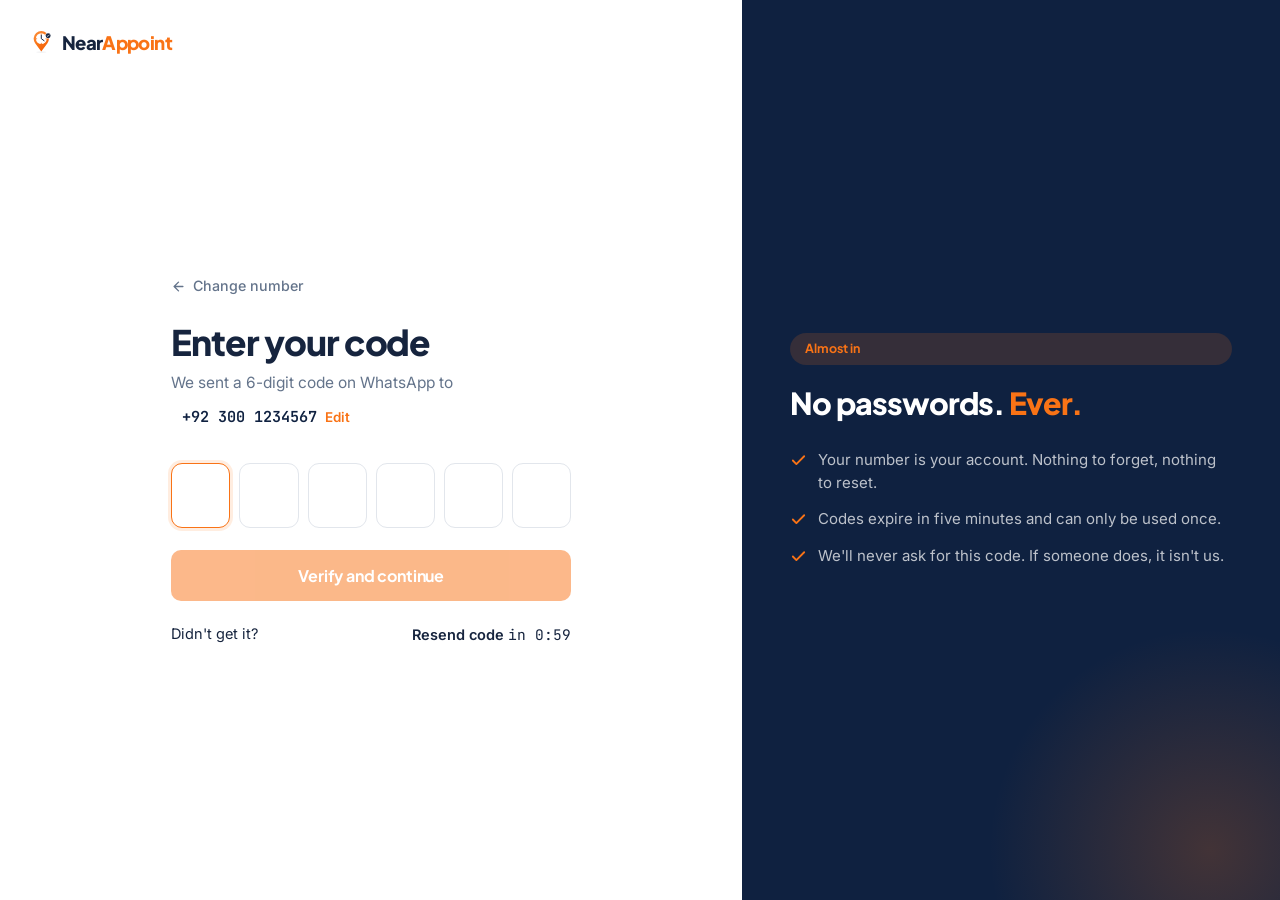
<file: verify.html>
<!DOCTYPE html>
<html lang="en">
<head>
<meta charset="utf-8">
<meta name="viewport" content="width=device-width, initial-scale=1">
<title>Enter your code — NearAppoint</title>
<meta name="robots" content="noindex">
<meta name="theme-color" content="#FDF8F3">
<link rel="preconnect" href="https://fonts.googleapis.com">
<link rel="preconnect" href="https://fonts.gstatic.com" crossorigin>
<link href="https://fonts.googleapis.com/css2?family=Plus+Jakarta+Sans:wght@500;600;700;800&family=Inter:wght@400;500;600&family=JetBrains+Mono:wght@400;500;600&display=swap" rel="stylesheet">
<link rel="icon" type="image/svg+xml" href="assets/favicon.svg">
<link rel="stylesheet" href="styles.css">
<style>
  .resend {
    display: flex;
    align-items: center;
    justify-content: space-between;
    gap: 12px;
    margin-top: 22px;
    font-size: .91rem;
    color: var(--ink-muted);
  }
  .resend__timer { font-family: var(--mono); font-variant-numeric: tabular-nums; }
  .linkbtn {
    background: none;
    border: 0;
    padding: 0;
    font: inherit;
    font-weight: 600;
    color: var(--orange);
    cursor: pointer;
  }
  .linkbtn:hover { text-decoration: underline; }
  .linkbtn[disabled] { color: var(--ink-faint); cursor: default; text-decoration: none; }

  /* The SMS escape hatch — appears after 20 seconds, because that's when
     someone staring at WhatsApp starts to worry. */
  .fallback {
    display: none;
    align-items: flex-start;
    gap: 11px;
    margin-top: 20px;
    padding: 14px 15px;
    background: var(--white);
    border: 1px solid var(--sand);
    border-radius: 11px;
    font-size: .89rem;
    color: var(--ink-muted);
    line-height: 1.5;
  }
  .fallback.is-visible { display: flex; animation: fade-up .35s ease; }
  @keyframes fade-up {
    from { opacity: 0; transform: translateY(6px); }
    to   { opacity: 1; transform: none; }
  }
  .fallback svg { flex: 0 0 auto; margin-top: 2px; color: var(--ink-faint); }

  .to {
    display: inline-flex;
    align-items: center;
    gap: 8px;
    font-family: var(--mono);
    font-size: .95rem;
    font-weight: 600;
    color: var(--navy);
    background: var(--white);
    border: 1px solid var(--sand);
    border-radius: 8px;
    padding: 6px 11px;
    margin-top: 4px;
  }
  .to a { color: var(--orange); font-family: var(--body); font-size: .84rem; font-weight: 600; }
  .to a:hover { text-decoration: underline; }
</style>
</head>
<body>

<div class="auth">

  <main class="auth__main">
    <a href="index.html" class="logo" aria-label="NearAppoint home">
      <img src="assets/logo-mark.svg" alt="" class="logo__mark">
      <span class="logo__text">Near<em>Appoint</em></span>
    </a>

    <div class="auth__body">
      <div class="auth__card">

        <a href="login.html" class="back">
          <svg width="15" height="15" viewBox="0 0 24 24" fill="none" stroke="currentColor" stroke-width="2.2" stroke-linecap="round" stroke-linejoin="round"><path d="M19 12H5M12 19l-7-7 7-7"/></svg>
          Change number
        </a>

        <h1>Enter your code</h1>
        <p class="auth__sub">
          We sent a 6-digit code <span id="via">on WhatsApp</span> to
          <br>
          <span class="to">
            <span id="toPhone">+92 300 1234567</span>
            <a href="login.html">Edit</a>
          </span>
        </p>

        <form id="otpForm" novalidate>
          <div class="otp" id="otp">
            <input type="text" inputmode="numeric" autocomplete="one-time-code" maxlength="1" aria-label="Digit 1" autofocus>
            <input type="text" inputmode="numeric" maxlength="1" aria-label="Digit 2">
            <input type="text" inputmode="numeric" maxlength="1" aria-label="Digit 3">
            <input type="text" inputmode="numeric" maxlength="1" aria-label="Digit 4">
            <input type="text" inputmode="numeric" maxlength="1" aria-label="Digit 5">
            <input type="text" inputmode="numeric" maxlength="1" aria-label="Digit 6">
          </div>

          <div class="form-error" id="otpError" role="alert">
            <svg width="15" height="15" viewBox="0 0 24 24" fill="none" stroke="currentColor" stroke-width="2.4" stroke-linecap="round" style="flex:0 0 auto;margin-top:2px"><circle cx="12" cy="12" r="10"/><path d="M12 8v4M12 16h.01"/></svg>
            <span id="otpErrorText">That code isn't right. You have 4 tries left.</span>
          </div>

          <button type="submit" class="btn btn--primary btn--block btn--lg" id="verifyBtn" style="margin-top:22px" disabled>
            Verify and continue
          </button>
        </form>

        <div class="resend">
          <span>Didn't get it?</span>
          <span>
            <button class="linkbtn" id="resendBtn" disabled>Resend code</button>
            <span class="resend__timer" id="timer">in 0:60</span>
          </span>
        </div>

        <div class="fallback" id="fallback">
          <svg width="16" height="16" viewBox="0 0 24 24" fill="none" stroke="currentColor" stroke-width="2" stroke-linecap="round" stroke-linejoin="round"><circle cx="12" cy="12" r="10"/><path d="M12 16v-4M12 8h.01"/></svg>
          <span>
            Still nothing on WhatsApp?
            <button class="linkbtn" id="smsBtn">Send the code by SMS instead</button>
          </span>
        </div>

      </div>
    </div>
  </main>

  <aside class="auth__aside">
    <span class="pill pill--dark">Almost in</span>
    <p class="auth__quote">No passwords. <em>Ever.</em></p>
    <div class="auth__points">
      <div class="auth__point">
        <svg width="17" height="17" viewBox="0 0 24 24" fill="none" stroke="#F97316" stroke-width="2.6" stroke-linecap="round" stroke-linejoin="round"><path d="M20 6 9 17l-5-5"/></svg>
        <span>Your number is your account. Nothing to forget, nothing to reset.</span>
      </div>
      <div class="auth__point">
        <svg width="17" height="17" viewBox="0 0 24 24" fill="none" stroke="#F97316" stroke-width="2.6" stroke-linecap="round" stroke-linejoin="round"><path d="M20 6 9 17l-5-5"/></svg>
        <span>Codes expire in five minutes and can only be used once.</span>
      </div>
      <div class="auth__point">
        <svg width="17" height="17" viewBox="0 0 24 24" fill="none" stroke="#F97316" stroke-width="2.6" stroke-linecap="round" stroke-linejoin="round"><path d="M20 6 9 17l-5-5"/></svg>
        <span>We'll never ask for this code. If someone does, it isn't us.</span>
      </div>
    </div>
  </aside>

</div>

<script>
(function () {
  'use strict';

  /* ---- Pull phone + channel through from the sign-in step ---- */
  var params  = new URLSearchParams(window.location.search);
  var digits  = (params.get('phone') || '3001234567').replace(/\D/g, '');
  var channel = params.get('channel') === 'sms' ? 'sms' : 'whatsapp';

  document.getElementById('toPhone').textContent =
    '+92 ' + digits.slice(0, 3) + ' ' + digits.slice(3);
  document.getElementById('via').textContent =
    channel === 'sms' ? 'by SMS' : 'on WhatsApp';

  /* ---- OTP boxes ------------------------------------------------------- */
  var boxes    = Array.prototype.slice.call(document.querySelectorAll('#otp input'));
  var otpWrap  = document.getElementById('otp');
  var verifyBtn= document.getElementById('verifyBtn');
  var otpError = document.getElementById('otpError');
  var otpErrorText = document.getElementById('otpErrorText');
  var attemptsLeft = 5;

  function code() { return boxes.map(function (b) { return b.value; }).join(''); }

  function refresh() {
    boxes.forEach(function (b) { b.classList.toggle('is-filled', b.value !== ''); });
    verifyBtn.disabled = code().length !== 6;
  }

  function clearError() {
    otpError.classList.remove('is-visible');
    otpWrap.classList.remove('is-error');
  }

  boxes.forEach(function (box, i) {
    box.addEventListener('input', function () {
      clearError();
      box.value = box.value.replace(/\D/g, '').slice(0, 1);
      if (box.value && i < boxes.length - 1) boxes[i + 1].focus();
      refresh();
      if (code().length === 6) submit();
    });

    box.addEventListener('keydown', function (e) {
      if (e.key === 'Backspace' && !box.value && i > 0) {
        boxes[i - 1].focus();
        boxes[i - 1].value = '';
        refresh();
      }
      if (e.key === 'ArrowLeft'  && i > 0) boxes[i - 1].focus();
      if (e.key === 'ArrowRight' && i < boxes.length - 1) boxes[i + 1].focus();
    });

    // Paste the whole code at once — people do this constantly
    box.addEventListener('paste', function (e) {
      e.preventDefault();
      var pasted = (e.clipboardData || window.clipboardData).getData('text').replace(/\D/g, '').slice(0, 6);
      pasted.split('').forEach(function (ch, k) { if (boxes[k]) boxes[k].value = ch; });
      refresh();
      var next = Math.min(pasted.length, boxes.length - 1);
      boxes[next].focus();
      if (code().length === 6) submit();
    });
  });

  function submit() {
    if (code().length !== 6) return;
    verifyBtn.disabled = true;
    verifyBtn.textContent = 'Checking\u2026';

    // TODO: POST /auth/otp/verify  { phone, code }
    // Server-side: 5 attempts, then burn the code. Never let a 6-digit code be brute-forced.
    setTimeout(function () {
      // --- Demo failure path so you can see the error state. Delete when wired up. ---
      attemptsLeft -= 1;
      verifyBtn.textContent = 'Verify and continue';

      if (attemptsLeft <= 0) {
        otpErrorText.textContent = 'Too many tries. Request a new code to continue.';
        boxes.forEach(function (b) { b.value = ''; b.disabled = true; });
        verifyBtn.disabled = true;
      } else {
        otpErrorText.textContent = 'That code isn\u2019t right. You have ' + attemptsLeft +
          (attemptsLeft === 1 ? ' try left.' : ' tries left.');
        boxes.forEach(function (b) { b.value = ''; });
        boxes[0].focus();
        refresh();
      }

      otpError.classList.add('is-visible');
      otpWrap.classList.add('is-error');
      setTimeout(function () { otpWrap.classList.remove('is-error'); }, 420);
    }, 700);
  }

  document.getElementById('otpForm').addEventListener('submit', function (e) {
    e.preventDefault();
    submit();
  });

  /* ---- Resend countdown ------------------------------------------------ */
  var resendBtn = document.getElementById('resendBtn');
  var timerEl   = document.getElementById('timer');
  var left = 60;
  var interval;

  function startTimer() {
    left = 60;
    resendBtn.disabled = true;
    timerEl.style.display = '';
    clearInterval(interval);
    interval = setInterval(function () {
      left -= 1;
      timerEl.textContent = 'in 0:' + String(left).padStart(2, '0');
      if (left <= 0) {
        clearInterval(interval);
        resendBtn.disabled = false;
        timerEl.style.display = 'none';
      }
    }, 1000);
  }
  startTimer();

  resendBtn.addEventListener('click', function () {
    // TODO: POST /auth/otp/request again
    startTimer();
    clearError();
    boxes.forEach(function (b) { b.value = ''; b.disabled = false; });
    attemptsLeft = 5;
    boxes[0].focus();
    refresh();
  });

  /* ---- SMS fallback appears at 20s ------------------------------------ */
  // Twenty seconds is roughly when a person staring at WhatsApp starts to
  // assume it's broken. Offer the escape hatch before they leave.
  if (channel === 'whatsapp') {
    setTimeout(function () {
      document.getElementById('fallback').classList.add('is-visible');
    }, 20000);
  }

  document.getElementById('smsBtn').addEventListener('click', function () {
    // TODO: POST /auth/otp/request { channel: 'sms' }
    window.location.search = '?phone=' + digits + '&channel=sms';
  });

})();
</script>

</body>
</html>
</file>
<file: styles.css>
/* ==========================================================================
   NearAppoint — design system
   Built to match the Figma design.
   ========================================================================== */

:root {
  /* Brand */
  --orange:        #F97316;
  --orange-hover:  #EA680C;
  --orange-light:  #FB923C;
  --orange-tint:   #FFF0E6;
  --orange-tint-2: #FFF7F1;

  --navy:          #0F2140;   /* dark sections */
  --navy-2:        #16294B;   /* cards on navy */
  --navy-3:        #1E355C;   /* borders on navy */

  /* Surfaces */
  --white:         #FFFFFF;
  --warm:          #FFF9F4;   /* hero wash */
  --soft:          #F8F9FB;   /* alternating light sections */
  --border:        #ECEFF3;
  --border-2:      #E2E6EC;

  /* Text */
  --ink:           #16243E;
  --muted:         #64748B;
  --faint:         #94A3B8;

  /* Type */
  --display: 'Plus Jakarta Sans', system-ui, sans-serif;
  --body:    'Inter', system-ui, sans-serif;
  --mono:    'JetBrains Mono', ui-monospace, monospace;

  /* Layout */
  --max: 1140px;
  --gutter: 24px;
  --r-sm: 10px;
  --r:    14px;
  --r-lg: 20px;
  --r-xl: 26px;

  --sh-sm: 0 1px 2px rgba(15,33,64,.05), 0 2px 6px rgba(15,33,64,.04);
  --sh:    0 4px 12px rgba(15,33,64,.06), 0 12px 32px rgba(15,33,64,.06);
  --sh-lg: 0 12px 28px rgba(15,33,64,.10), 0 32px 72px rgba(15,33,64,.12);
}

*, *::before, *::after { box-sizing: border-box; }
html { scroll-behavior: smooth; }

@media (prefers-reduced-motion: reduce) {
  html { scroll-behavior: auto; }
  *, *::before, *::after {
    animation-duration: .001ms !important;
    transition-duration: .001ms !important;
  }
}

body {
  margin: 0;
  background: var(--white);
  color: var(--ink);
  font-family: var(--body);
  font-size: 16px;
  line-height: 1.6;
  -webkit-font-smoothing: antialiased;
}

h1, h2, h3, h4 {
  font-family: var(--display);
  margin: 0;
  color: var(--ink);
  letter-spacing: -.03em;
  line-height: 1.12;
  font-weight: 800;
}
h1 { font-size: clamp(2.3rem, 4.6vw, 3.5rem); }
h2 { font-size: clamp(1.85rem, 3.2vw, 2.5rem); }
h3 { font-size: 1.05rem; font-weight: 700; letter-spacing: -.015em; }
p { margin: 0; }
a { color: inherit; text-decoration: none; }

:focus-visible { outline: 3px solid var(--orange); outline-offset: 3px; border-radius: 6px; }

.wrap { width: 100%; max-width: var(--max); margin: 0 auto; padding: 0 var(--gutter); }

/* --- Section heading block ------------------------------------------------ */
.pill {
  display: inline-block;
  padding: 6px 15px;
  border-radius: 100px;
  background: var(--orange-tint);
  color: var(--orange);
  font-family: var(--display);
  font-size: .78rem;
  font-weight: 700;
  letter-spacing: -.005em;
}
.pill--dark { background: rgba(249,115,22,.16); }

.sechead { text-align: center; max-width: 620px; margin: 0 auto 52px; }
.sechead h2 { margin: 18px 0 14px; }
.sechead p { color: var(--muted); font-size: 1.02rem; line-height: 1.65; }
.sechead--light h2 { color: var(--white); }
.sechead--light p { color: rgba(255,255,255,.62); }

.accent { color: var(--orange); }

/* --- Buttons -------------------------------------------------------------- */
.btn {
  display: inline-flex;
  align-items: center;
  justify-content: center;
  gap: 8px;
  padding: 13px 22px;
  border: 0;
  border-radius: var(--r-sm);
  font-family: var(--display);
  font-size: .94rem;
  font-weight: 700;
  letter-spacing: -.01em;
  cursor: pointer;
  white-space: nowrap;
  transition: background .16s, box-shadow .16s, transform .12s, border-color .16s, color .16s;
}
.btn:active { transform: translateY(1px); }
.btn svg { flex: 0 0 auto; }

.btn--primary {
  background: var(--orange);
  color: var(--white);
  box-shadow: 0 6px 18px rgba(249,115,22,.28);
}
.btn--primary:hover { background: var(--orange-hover); box-shadow: 0 8px 24px rgba(249,115,22,.36); }

.btn--white {
  background: var(--white);
  color: var(--ink);
  border: 1px solid var(--border-2);
}
.btn--white:hover { border-color: var(--ink); }

.btn--outline-light {
  background: transparent;
  color: var(--white);
  border: 1.5px solid rgba(255,255,255,.28);
}
.btn--outline-light:hover { background: var(--white); color: var(--navy); border-color: var(--white); }

.btn--dark { background: var(--navy); color: var(--white); }
.btn--dark:hover { background: var(--navy-2); }

.btn--lg { padding: 15px 26px; font-size: 1rem; }
.btn--block { width: 100%; }
.btn[disabled] { opacity: .5; cursor: not-allowed; box-shadow: none; }

/* --- Nav ------------------------------------------------------------------ */
.nav {
  position: sticky; top: 0; z-index: 60;
  background: rgba(255,255,255,.85);
  backdrop-filter: blur(14px);
  border-bottom: 1px solid transparent;
  transition: border-color .2s, box-shadow .2s;
}
.nav.is-stuck { border-bottom-color: var(--border); box-shadow: 0 1px 12px rgba(15,33,64,.04); }
.nav__inner { display: flex; align-items: center; justify-content: space-between; gap: 24px; height: 68px; }
.nav__links { display: flex; align-items: center; gap: 26px; }
.nav__links a {
  font-size: .9rem; font-weight: 500; color: var(--muted);
  transition: color .15s;
}
.nav__links a:hover { color: var(--ink); }
.nav__cta { display: flex; align-items: center; gap: 14px; }
.nav__signin { font-family: var(--display); font-size: .9rem; font-weight: 600; color: var(--ink); }
.nav__signin:hover { color: var(--orange); }
@media (max-width: 940px) { .nav__links { display: none; } }
@media (max-width: 520px) { .nav__signin { display: none; } }

/* --- Logo ----------------------------------------------------------------- */
.logo { display: inline-flex; align-items: center; gap: 8px; }
.logo__mark { height: 30px; width: auto; display: block; flex: 0 0 auto; }
.logo__text {
  font-family: var(--display);
  font-weight: 800;
  font-size: 1.16rem;
  letter-spacing: -.035em;
  color: var(--ink);
  line-height: 1;
  white-space: nowrap;
}
.logo__text em { color: var(--orange); font-style: normal; }
.logo--light .logo__text { color: var(--white); }

/* --- Cards ---------------------------------------------------------------- */
.card {
  background: var(--white);
  border: 1px solid var(--border);
  border-radius: var(--r);
  padding: 22px;
  transition: border-color .18s, box-shadow .18s, transform .18s;
}
.card:hover { border-color: rgba(249,115,22,.4); box-shadow: var(--sh); transform: translateY(-2px); }

.icon-sq {
  width: 36px; height: 36px;
  display: grid; place-items: center;
  border-radius: var(--r-sm);
  background: var(--orange-tint);
  color: var(--orange);
  margin-bottom: 14px;
}

/* --- Footer --------------------------------------------------------------- */
.footer { background: var(--white); border-top: 1px solid var(--border); padding: 56px 0 26px; }
.footer__grid {
  display: grid;
  grid-template-columns: 1.7fr 1fr 1fr 1fr 1fr;
  gap: 36px;
  padding-bottom: 40px;
}
.footer__blurb { font-size: .9rem; color: var(--muted); line-height: 1.6; margin: 14px 0 18px; max-width: 26ch; }
.footer h4 {
  font-family: var(--display);
  font-size: .74rem; font-weight: 700;
  letter-spacing: .1em; text-transform: uppercase;
  color: var(--faint);
  margin-bottom: 14px;
}
.footer__col { display: flex; flex-direction: column; gap: 9px; align-items: flex-start; }
.footer__col a { font-size: .9rem; color: var(--muted); transition: color .15s; }
.footer__col a:hover { color: var(--orange); }
.footer__sub { display: flex; gap: 8px; width: 100%; max-width: 260px; }
.footer__sub input {
  flex: 1; min-width: 0;
  padding: 10px 13px;
  font-family: var(--body); font-size: .87rem;
  border: 1px solid var(--border-2); border-radius: var(--r-sm);
  background: var(--white); color: var(--ink);
}
.footer__sub input:focus { outline: none; border-color: var(--orange); box-shadow: 0 0 0 3px rgba(249,115,22,.12); }
.footer__sub button {
  width: 38px; flex: 0 0 auto;
  display: grid; place-items: center;
  border: 0; border-radius: var(--r-sm);
  background: var(--orange); color: #fff; cursor: pointer;
}
.footer__sub button:hover { background: var(--orange-hover); }
.footer__bottom {
  display: flex; justify-content: space-between; gap: 16px; flex-wrap: wrap;
  padding-top: 22px; border-top: 1px solid var(--border);
  font-size: .84rem; color: var(--faint);
}
.footer__bottom nav { display: flex; gap: 20px; }
.footer__bottom a:hover { color: var(--orange); }
@media (max-width: 900px) { .footer__grid { grid-template-columns: 1fr 1fr; } }

/* ==========================================================================
   AUTH
   ========================================================================== */
.auth { min-height: 100vh; display: grid; grid-template-columns: 1fr 42%; }
.auth__main { display: flex; flex-direction: column; padding: 28px var(--gutter) 36px; background: var(--white); }
.auth__body { flex: 1; display: flex; align-items: center; justify-content: center; }
.auth__card { width: 100%; max-width: 400px; }
.auth__card h1 { font-size: clamp(1.8rem, 2.8vw, 2.2rem); margin-bottom: 10px; }
.auth__sub { color: var(--muted); font-size: .97rem; margin-bottom: 28px; line-height: 1.55; }
.auth__foot { margin-top: 24px; font-size: .92rem; color: var(--muted); text-align: center; }
.auth__foot a { color: var(--orange); font-weight: 700; font-family: var(--display); }
.auth__foot a:hover { text-decoration: underline; }

.auth__aside {
  background: var(--navy);
  color: var(--white);
  padding: 48px;
  display: flex; flex-direction: column; justify-content: center;
  position: relative; overflow: hidden;
}
.auth__aside::after {
  content: ''; position: absolute; right: -160px; bottom: -180px;
  width: 460px; height: 460px; border-radius: 50%;
  background: radial-gradient(circle, rgba(249,115,22,.22), transparent 68%);
  pointer-events: none;
}
.auth__quote {
  font-family: var(--display); font-weight: 800;
  font-size: 1.9rem; line-height: 1.2; letter-spacing: -.03em;
  color: var(--white); max-width: 14ch; margin: 20px 0 28px;
  position: relative; z-index: 1;
}
.auth__quote em { color: var(--orange); font-style: normal; }
.auth__points { display: flex; flex-direction: column; gap: 14px; position: relative; z-index: 1; }
.auth__point { display: flex; gap: 11px; align-items: flex-start; font-size: .94rem; color: rgba(255,255,255,.72); line-height: 1.5; }
.auth__point svg { flex: 0 0 auto; margin-top: 3px; color: var(--orange); }
@media (max-width: 940px) { .auth { grid-template-columns: 1fr; } .auth__aside { display: none; } }

/* --- Forms ---------------------------------------------------------------- */
.field { margin-bottom: 17px; }
.field__label {
  display: block; font-family: var(--display);
  font-size: .85rem; font-weight: 700; color: var(--ink); margin-bottom: 8px;
}
.field__hint { font-size: .8rem; color: var(--faint); margin-top: 7px; line-height: 1.45; }

.input {
  width: 100%;
  padding: 13px 15px;
  font-family: var(--body); font-size: .97rem; color: var(--ink);
  background: var(--white);
  border: 1px solid var(--border-2);
  border-radius: var(--r-sm);
  transition: border-color .15s, box-shadow .15s;
}
.input::placeholder { color: var(--faint); }
.input:focus { outline: none; border-color: var(--orange); box-shadow: 0 0 0 3px rgba(249,115,22,.13); }
.input[aria-invalid="true"] { border-color: #DC2626; }

.phone {
  display: flex; align-items: center;
  background: var(--white);
  border: 1px solid var(--border-2);
  border-radius: var(--r-sm);
  overflow: hidden;
  transition: border-color .15s, box-shadow .15s;
}
.phone:focus-within { border-color: var(--orange); box-shadow: 0 0 0 3px rgba(249,115,22,.13); }
.phone__code {
  display: flex; align-items: center; gap: 7px;
  padding: 13px 12px 13px 14px;
  font-family: var(--mono); font-size: .92rem; font-weight: 500; color: var(--ink);
  border-right: 1px solid var(--border-2);
  background: var(--soft);
  flex: 0 0 auto;
}
.phone input {
  flex: 1; min-width: 0;
  padding: 13px 15px; border: 0; background: transparent;
  font-family: var(--mono); font-size: .97rem; letter-spacing: .04em; color: var(--ink);
}
.phone input:focus { outline: none; }
.phone input::placeholder { color: var(--faint); }

.otp { display: flex; gap: 9px; justify-content: space-between; }
.otp input {
  width: 100%; aspect-ratio: 1 / 1.1;
  text-align: center;
  font-family: var(--mono); font-size: 1.35rem; font-weight: 600; color: var(--ink);
  background: var(--white);
  border: 1px solid var(--border-2);
  border-radius: 11px;
  transition: border-color .14s, box-shadow .14s;
}
.otp input:focus { outline: none; border-color: var(--orange); box-shadow: 0 0 0 3px rgba(249,115,22,.13); }
.otp input.is-filled { border-color: var(--ink); }
.otp.is-error input { border-color: #DC2626; }
.otp.is-error { animation: shake .38s ease; }
@keyframes shake {
  0%,100% { transform: translateX(0); }
  20%,60% { transform: translateX(-6px); }
  40%,80% { transform: translateX(6px); }
}

.form-error {
  display: none; align-items: center; gap: 8px;
  margin-top: 12px; padding: 11px 13px;
  background: #FEF2F2; border: 1px solid #FECACA; border-radius: 9px;
  color: #B91C1C; font-size: .87rem; line-height: 1.45;
}
.form-error.is-visible { display: flex; }

.channel {
  display: flex; gap: 6px; padding: 5px;
  background: var(--soft); border-radius: 12px; margin-bottom: 20px;
}
.channel button {
  flex: 1; padding: 10px;
  border: 0; border-radius: 9px; background: transparent;
  font-family: var(--display); font-size: .88rem; font-weight: 600; color: var(--muted);
  cursor: pointer;
  display: inline-flex; align-items: center; justify-content: center; gap: 7px;
  transition: background .15s, color .15s, box-shadow .15s;
}
.channel button[aria-pressed="true"] { background: var(--white); color: var(--ink); box-shadow: var(--sh-sm); }

.divider { display: flex; align-items: center; gap: 14px; margin: 22px 0; color: var(--faint); font-size: .82rem; }
.divider::before, .divider::after { content: ''; flex: 1; height: 1px; background: var(--border); }

.legal { margin-top: 18px; font-size: .79rem; color: var(--faint); line-height: 1.55; text-align: center; }
.legal a { color: var(--muted); text-decoration: underline; text-underline-offset: 2px; }

.back {
  display: inline-flex; align-items: center; gap: 7px;
  font-size: .89rem; font-weight: 500; color: var(--muted);
  margin-bottom: 24px; transition: color .15s;
}
.back:hover { color: var(--ink); }
</file>
